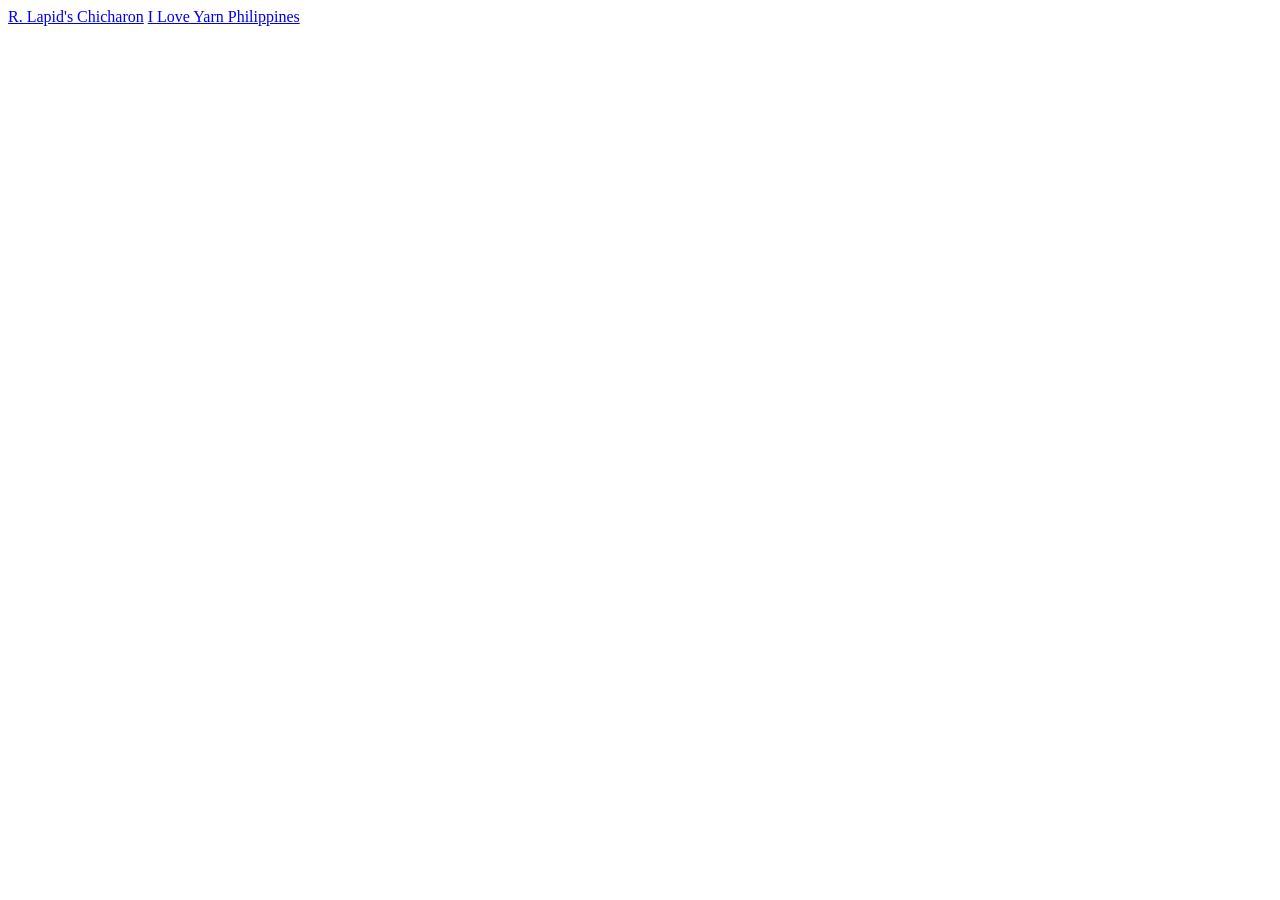
<file: index.html>
<!DOCTYPE html>
<html lang="en">
<head>
    <meta charset="UTF-8">
    <meta http-equiv="X-UA-Compatible" content="IE=edge">
    <meta name="viewport" content="width=device-width, initial-scale=1.0">
    <title>Document</title>
</head>
<body>
    <a href="R. Lapid's Chicharon/index.html">R. Lapid's Chicharon</a>
    <a href="I Love Yarn Philippines/index.html">I Love Yarn Philippines</a>
</body>
</html>
</file>
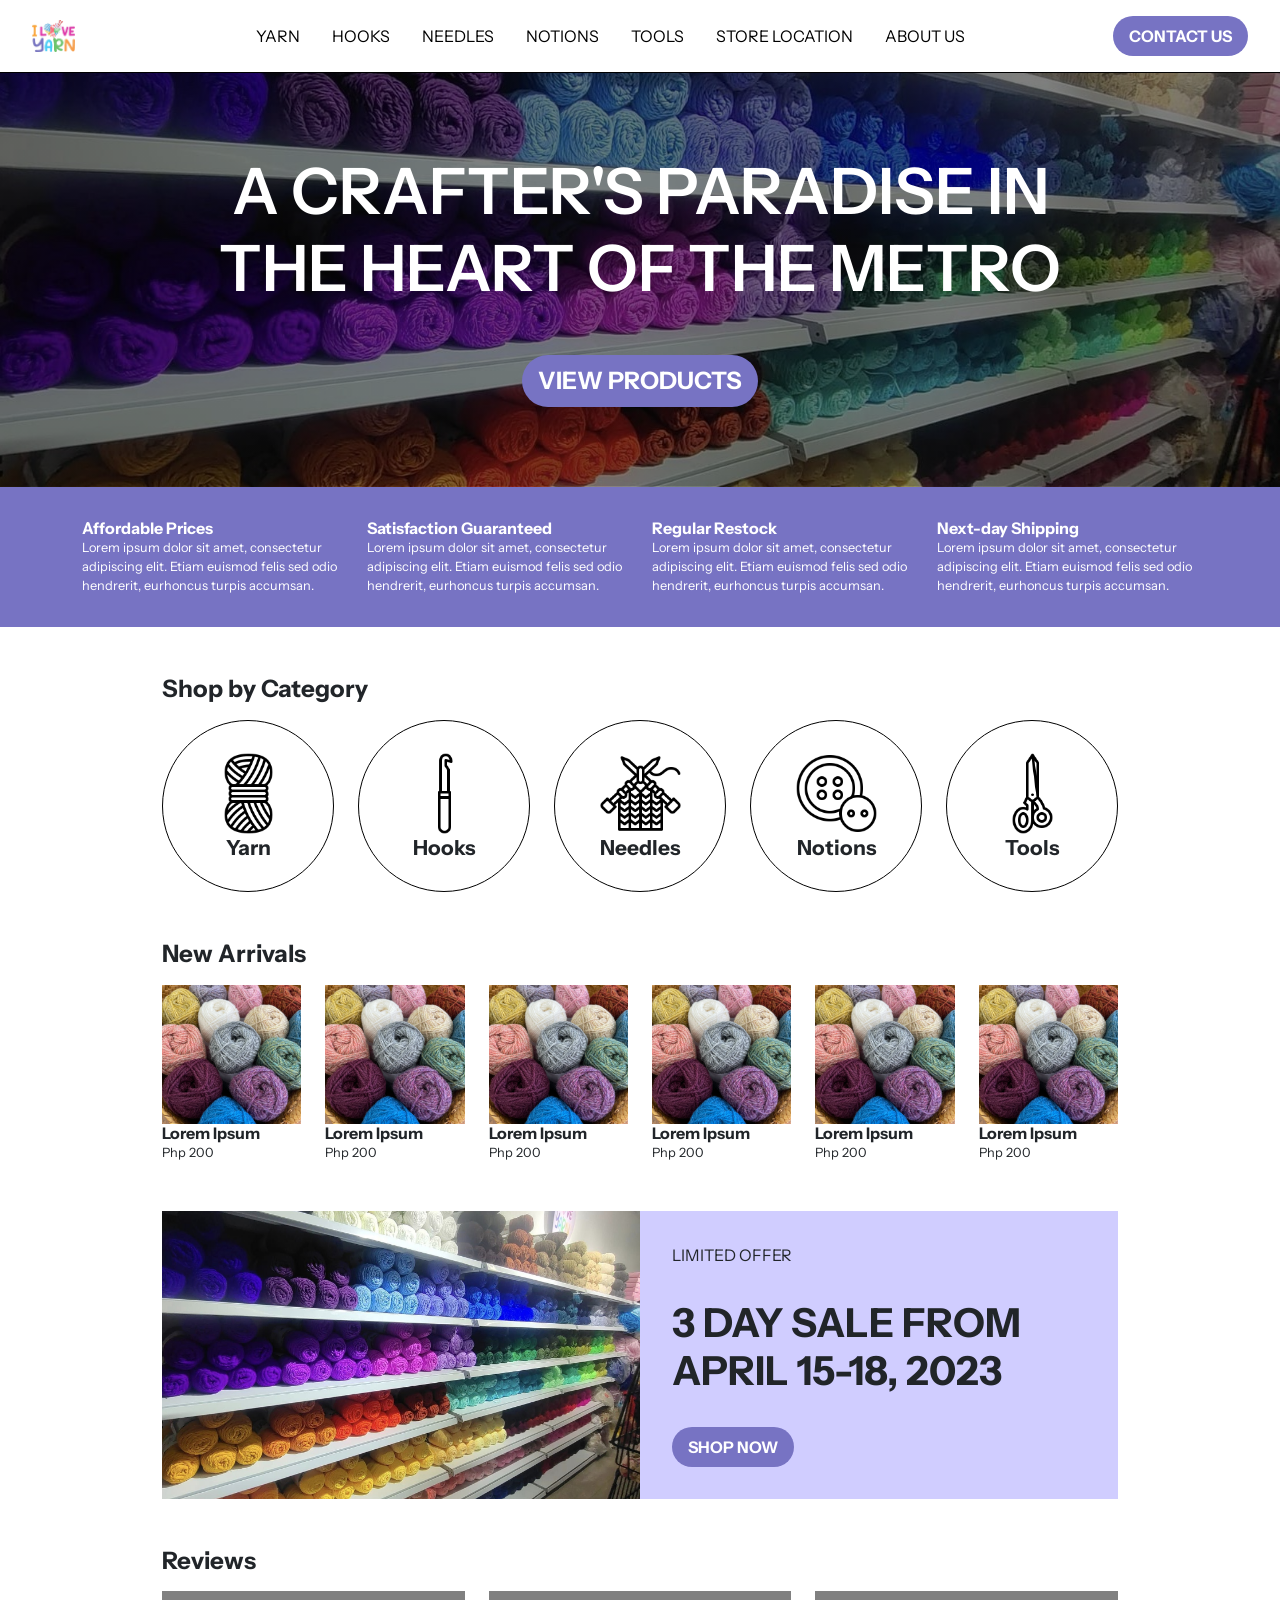
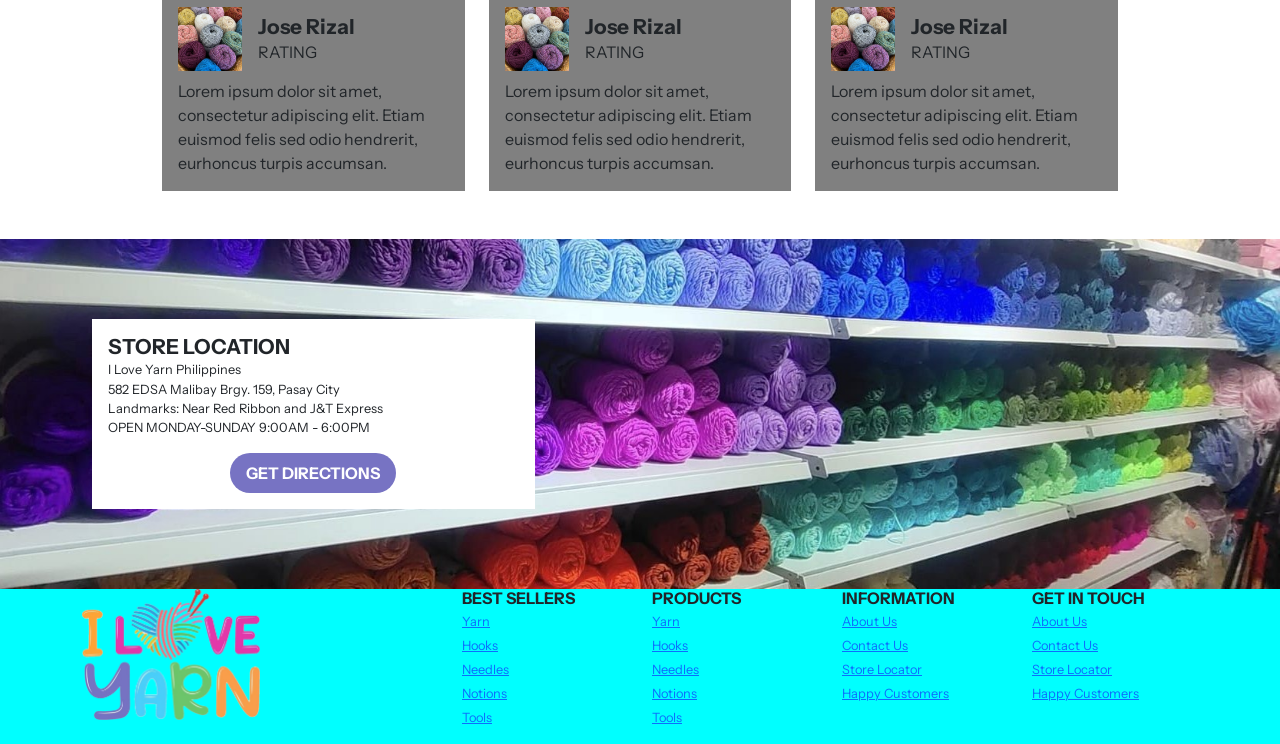
<file: I Love Yarn Philippines/index.html>
<!DOCTYPE html>
<html lang="en">

<head>
    <meta charset="UTF-8">
    <meta http-equiv="X-UA-Compatible" content="IE=edge">
    <meta name="viewport" content="width=device-width, initial-scale=1.0">
    <link href="https://cdn.jsdelivr.net/npm/bootstrap@5.0.2/dist/css/bootstrap.min.css" rel="stylesheet" integrity="sha384-EVSTQN3/azprG1Anm3QDgpJLIm9Nao0Yz1ztcQTwFspd3yD65VohhpuuCOmLASjC" crossorigin="anonymous">
    <link rel="stylesheet" href="style.css">
    <link rel="icon" type="image/x-icon" href="logo-iloveyarn.png">
    <title>I Love Yarn Philippines</title>
</head>

<body>
    <nav>
        <img src="logo-iloveyarn.png" alt="" class="logo">
        <ul>
            <li><a href="">YARN</a></li>
            <li><a href="">HOOKS</a></li>
            <li><a href="">NEEDLES</a></li>
            <li><a href="">NOTIONS</a></li>
            <li><a href="">TOOLS</a></li>
            <li><a href="">STORE LOCATION</a></li>
            <li><a href="">ABOUT US</a></li>
        </ul>
        <button>CONTACT US</button>
    </nav>

    <div class="hero">
        <h1>A CRAFTER'S PARADISE IN<br>THE HEART OF THE METRO</h1>
        <button>VIEW PRODUCTS</button>
    </div>

    <div class="benefits">
        <div class="container">
            <div class="row">
                <div class="col-sm">
                    <h1>Affordable Prices</h1>
                    <p>Lorem ipsum dolor sit amet, consectetur adipiscing elit. Etiam euismod felis sed odio hendrerit, eurhoncus turpis accumsan.</p>
                </div>
                <div class="col-sm">
                    <h1>Satisfaction Guaranteed</h1>
                    <p>Lorem ipsum dolor sit amet, consectetur adipiscing elit. Etiam euismod felis sed odio hendrerit, eurhoncus turpis accumsan.</p>
                </div>
                <div class="col-sm">
                    <h1>Regular Restock</h1>
                    <p>Lorem ipsum dolor sit amet, consectetur adipiscing elit. Etiam euismod felis sed odio hendrerit, eurhoncus turpis accumsan.</p>
                </div>
                <div class="col-sm">
                    <h1>Next-day Shipping</h1>
                    <p>Lorem ipsum dolor sit amet, consectetur adipiscing elit. Etiam euismod felis sed odio hendrerit, eurhoncus turpis accumsan.</p>
                </div>
            </div>
        </div>
    </div>
    
    <main>
        <div class="categories">
            <div class="container">
                <div class="row">
                    <h1>Shop by Category</h1>
                </div>
                <div class="row">
                    <div class="col">
                        <div>
                            <img src="icon-yarn.png" alt="">
                            <h2>Yarn</h2>
                        </div>
                    </div>
                    <div class="col">
                        <div>
                            <img src="icon-crochet.png" alt="">
                            <h2>Hooks</h2>
                        </div>
                    </div>
                    <div class="col">
                        <div>
                            <img src="icon-knitting.png" alt="">
                            <h2>Needles</h2>
                        </div>
                    </div>
                    <div class="col">
                        <div>
                            <img src="icon-button.png" alt="">
                            <h2>Notions</h2>
                        </div>
                    </div>
                    <div class="col">
                        <div>
                            <img src="icon-scissor.png" alt="">
                            <h2>Tools</h2>
                        </div>
                    </div>
                </div>
            </div>
        </div>
    
        <div class="new-arrivals">
            <div class="container">
                <div class="row">
                    <h1>New Arrivals</h1>
                </div>
                <div class="row">
                    <div class="col">
                        <div>
                            <img src="square.webp" alt="">
                            <h2>Lorem Ipsum</h2>
                            <p>Php 200</p>
                        </div>
                    </div>
                    <div class="col">
                        <div>
                            <img src="square.webp" alt="">
                            <h2>Lorem Ipsum</h2>
                            <p>Php 200</p>
                        </div>
                    </div>
                    <div class="col">
                        <div>
                            <img src="square.webp" alt="">
                            <h2>Lorem Ipsum</h2>
                            <p>Php 200</p>
                        </div>
                    </div>
                    <div class="col">
                        <div>
                            <img src="square.webp" alt="">
                            <h2>Lorem Ipsum</h2>
                            <p>Php 200</p>
                        </div>
                    </div>
                    <div class="col">
                        <div>
                            <img src="square.webp" alt="">
                            <h2>Lorem Ipsum</h2>
                            <p>Php 200</p>
                        </div>
                    </div>
                    <div class="col">
                        <div>
                            <img src="square.webp" alt="">
                            <h2>Lorem Ipsum</h2>
                            <p>Php 200</p>
                        </div>
                    </div>
                </div>
            </div>
        </div>
    
        <div class="sale">
            <div class="container">
                <div class="row">
                    <div class="col pe-0">
                        <div class="image"></div>
                    </div>
                    <div class="col ps-0">
                        <div class="text">
                            <p>LIMITED OFFER</p>
                            <h1>3 DAY SALE FROM APRIL 15-18, 2023</h1>
                            <button>SHOP NOW</button>
                        </div>
                    </div>
                </div>
            </div>
        </div>
    
        <div class="reviews">
            <div class="container">
                <div class="row">
                    <h1>Reviews</h1>
                </div>
                <div class="row">
                    <div class="col">
                        <div>
                            <div class="top">
                                <img src="square.webp" alt="">
                                <div class="name">
                                    <h2>Jose Rizal</h2>
                                    <p>RATING</p>
                                </div>
                            </div>
                            <div class="bottom">
                                <p>Lorem ipsum dolor sit amet, consectetur adipiscing elit. Etiam euismod felis sed odio hendrerit, eurhoncus turpis accumsan.</p>
                            </div>
                        </div>
                    </div>
                    <div class="col">
                        <div>
                            <div class="top">
                                <img src="square.webp" alt="">
                                <div class="name">
                                    <h2>Jose Rizal</h2>
                                    <p>RATING</p>
                                </div>
                            </div>
                            <div class="bottom">
                                <p>Lorem ipsum dolor sit amet, consectetur adipiscing elit. Etiam euismod felis sed odio hendrerit, eurhoncus turpis accumsan.</p>
                            </div>
                        </div>
                    </div>
                    <div class="col">
                        <div>
                            <div class="top">
                                <img src="square.webp" alt="">
                                <div class="name">
                                    <h2>Jose Rizal</h2>
                                    <p>RATING</p>
                                </div>
                            </div>
                            <div class="bottom">
                                <p>Lorem ipsum dolor sit amet, consectetur adipiscing elit. Etiam euismod felis sed odio hendrerit, eurhoncus turpis accumsan.</p>
                            </div>
                        </div>
                    </div>
                </div>
            </div>
        </div>

        <div class="location">
            <div class="container-fluid">
                <div class="row">
                    <div class="col-5">
                        <div>
                            <h1>STORE LOCATION</h1>
                            <p>I Love Yarn Philippines<br>582 EDSA Malibay Brgy. 159, Pasay City</p>
                            <p>Landmarks: Near Red Ribbon and J&T Express</p>
                            <p>OPEN MONDAY-SUNDAY 9:00AM - 6:00PM</p>
                            <div class="button"><button>GET DIRECTIONS</button></div>
                        </div>
                    </div>
                </div>
            </div>
        </div>
    </main>

    <footer>
        <div class="container">
            <div class="row">
                <div class="col-4">
                    <img src="logo-iloveyarn.png" alt="" class="logo">
                    <!-- <div class="row socials-row">
                        <div class="col">
                            <img src="logo-facebook.png" alt="" class="socials">
                        </div>
                        <div class="col">
                            <img src="logo-instagram.png" alt="" class="socials">
                        </div>
                        <div class="col">
                            <img src="logo-tiktok.png" alt="" class="socials">
                        </div>
                        <div class="col">
                            <img src="logo-twitter.png" alt="" class="socials">
                        </div>
                    </div> -->
                </div>
                <div class="col-2">
                    <h1>BEST SELLERS</h1>
                    <ul>
                        <li><a href="">Yarn</a></li>
                        <li><a href="">Hooks</a></li>
                        <li><a href="">Needles</a></li>
                        <li><a href="">Notions</a></li>
                        <li><a href="">Tools</a></li>
                    </ul>
                </div>
                <div class="col-2">
                    <h1>PRODUCTS</h1>
                    <ul>
                        <li><a href="">Yarn</a></li>
                        <li><a href="">Hooks</a></li>
                        <li><a href="">Needles</a></li>
                        <li><a href="">Notions</a></li>
                        <li><a href="">Tools</a></li>
                    </ul>
                </div>
                <div class="col-2">
                    <h1>INFORMATION</h1>
                    <ul>
                        <li><a href="">About Us</a></li>
                        <li><a href="">Contact Us</a></li>
                        <li><a href="">Store Locator</a></li>
                        <li><a href="">Happy Customers</a></li>
                    </ul>
                </div>
                <div class="col-2">
                    <h1>GET IN TOUCH</h1>
                    <ul>
                        <li><a href="">About Us</a></li>
                        <li><a href="">Contact Us</a></li>
                        <li><a href="">Store Locator</a></li>
                        <li><a href="">Happy Customers</a></li>
                    </ul>
                </div>
            </div>
        </div>
    </footer>

    <!-- <div class="stext">Copyright &copy; 2014-<script>document.write(new Date().getFullYear())</script> Your Name All Rights Reserved</div> -->

    <script src="https://cdn.jsdelivr.net/npm/bootstrap@5.0.2/dist/js/bootstrap.bundle.min.js" integrity="sha384-MrcW6ZMFYlzcLA8Nl+NtUVF0sA7MsXsP1UyJoMp4YLEuNSfAP+JcXn/tWtIaxVXM" crossorigin="anonymous"></script>
</body>

</html>
</file>
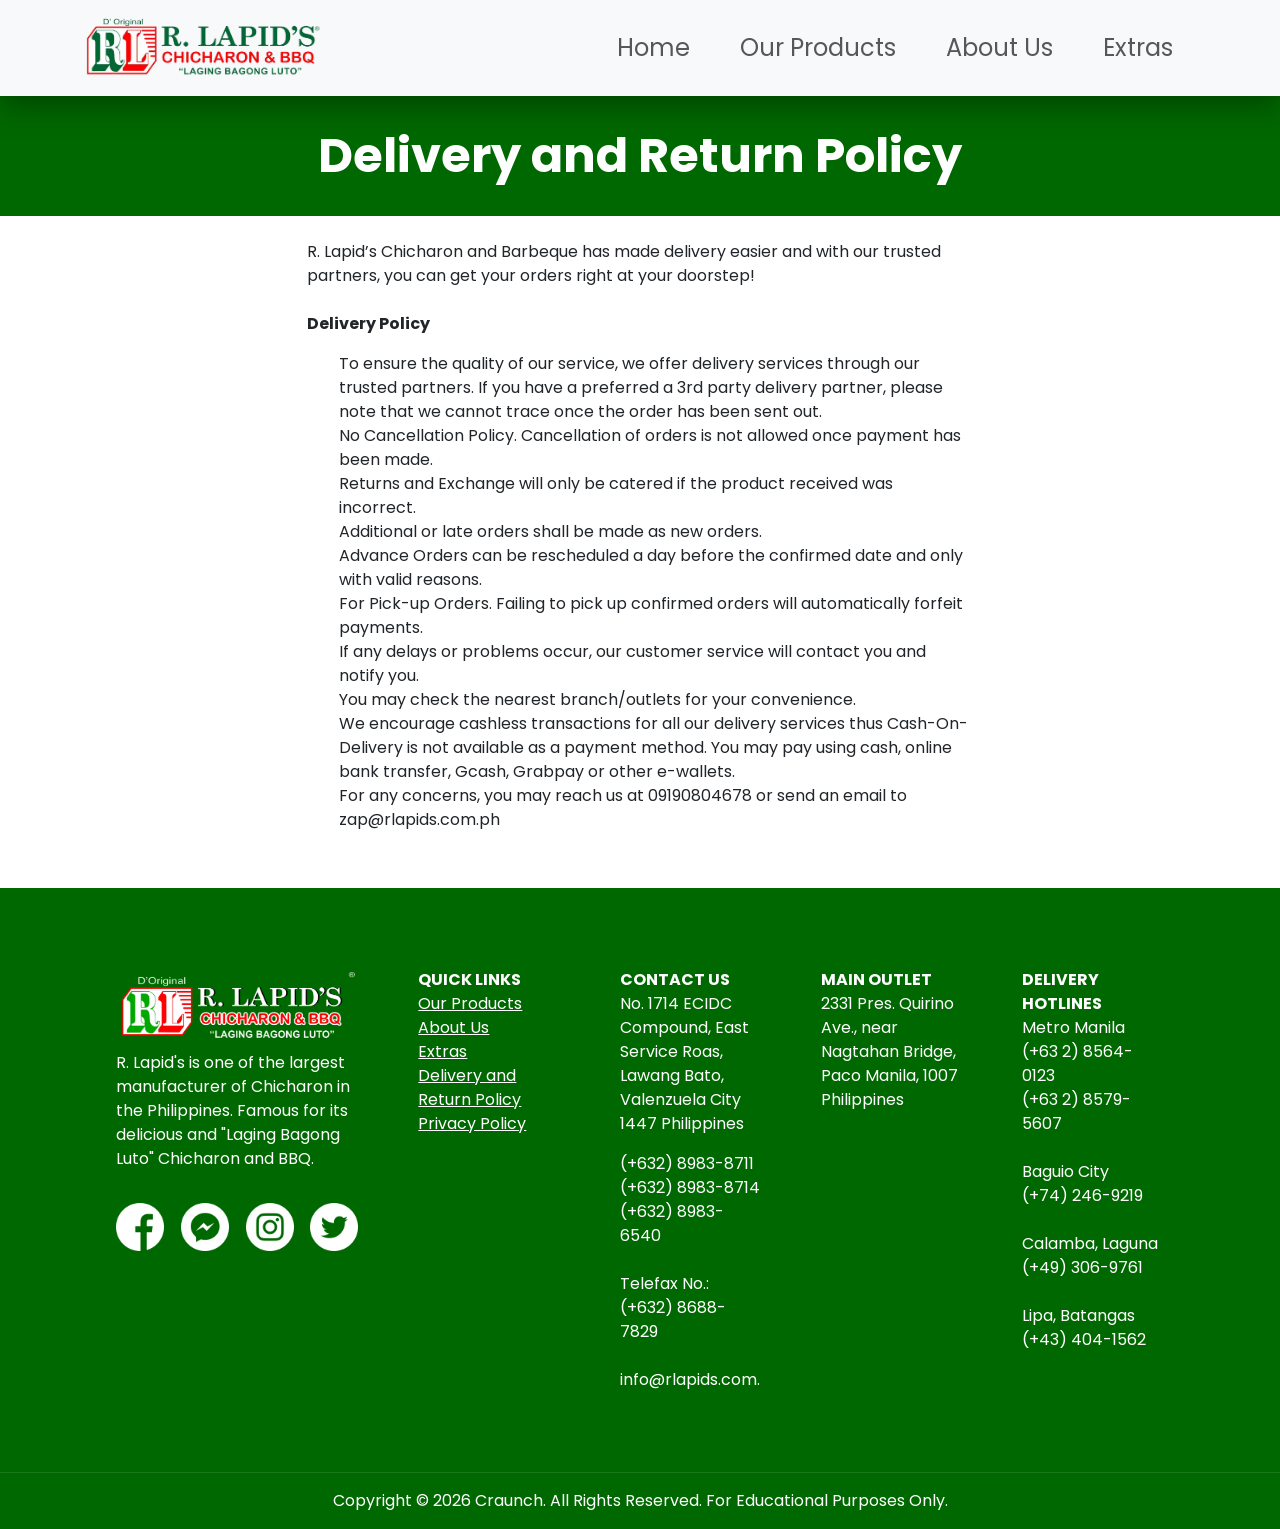
<file: R. Lapid's Chicharon/delivery-and-return-policy.html>
<!doctype html>
<html lang="en">
  <head>
    <meta charset="utf-8">
    <meta name="viewport" content="width=device-width, initial-scale=1">

    <link rel="preconnect" href="https://fonts.googleapis.com">
    <link rel="preconnect" href="https://fonts.gstatic.com" crossorigin>
    <link href="https://fonts.googleapis.com/css2?family=Poppins:wght@100;200;300;400;500;600;700;800;900&display=swap" rel="stylesheet">
    <link href="https://cdn.jsdelivr.net/npm/bootstrap@5.1.3/dist/css/bootstrap.min.css" rel="stylesheet" integrity="sha384-1BmE4kWBq78iYhFldvKuhfTAU6auU8tT94WrHftjDbrCEXSU1oBoqyl2QvZ6jIW3" crossorigin="anonymous">
    <link href="css/stylesheet.css" type="text/css" rel="stylesheet">
    <link rel="icon" href="assets/R. Lapid's Logo Small Favicon.png" type="image/png">
    <title>R. Lapid's Chicharon and Barbeque - Craunch</title>
  </head>
  <body>
    <!--Navigation Bar Start-->
    <nav class="navbar fixed-top navbar-expand-lg navbar-light bg-light">
        <div class="container">
            <a href="index.html"><img src="assets/R. Lapid's Logo Big.png" class="navbar-brand" alt="Logo"></a>
            <button class="navbar-toggler" type="button" data-bs-toggle="collapse" data-bs-target="#navbarNav" aria-controls="navbarNav" aria-expanded="false" aria-label="Toggle navigation">
            <span class="navbar-toggler-icon"></span>
            </button>
            <div class="collapse navbar-collapse" id="navbarNav">
            <ul class="navbar-nav ms-auto">
                <li class="nav-item">
                <a class="nav-link home-link" href="index.html">Home</a>
                </li>
                <li class="nav-item">
                <a class="nav-link our-products-link" href="our-products.html">Our Products</a>
                </li>
                <li class="nav-item">
                <a class="nav-link about-us-link" href="about-us.html">About Us</a>
                </li>
                <li class="nav-item">
                <a class="nav-link about-us-link" href="extras.html">Extras</a>
                </li>
            </ul>
            </div>
        </div>
    </nav>
	<!--Navigation Bar End-->

    <!--Section Header Start-->
	<div class="section-header" d-flex justify-content-center" id="home">
		<div class="container-flex">
            <div class="row mx-5 my-4">
                <div class="col-lg-12 text-center">
                    <span>Delivery and Return Policy</span>
                </div>
            </div>
		</div>
	</div>
	<!--Section Header End-->

    <!--Section Start-->
    <div class="section d-flex justify-content-center" id="home">
		<div class="container-flex">
            <div class="row mx-5 my-4 justify-content-center">
                <div class="col-lg-7">
                    <p>R. Lapid’s Chicharon and Barbeque has made delivery easier and with our trusted partners, you can get your orders right at your doorstep! <br><br>
                        <b>Delivery Policy</b>
                        <ol>
                            <li>To ensure the quality of our service, we offer delivery services through our trusted partners. If you have a preferred a 3rd party delivery partner, please note that we cannot trace once the order has been sent out.</li>
                            <li>No Cancellation Policy. Cancellation of orders is not allowed once payment has been made.</li>
                            <li>Returns and Exchange will only be catered if the product received was incorrect.</li>
                            <li>Additional or late orders shall be made as new orders.</li>
                            <li>Advance Orders can be rescheduled a day before the confirmed date and only with valid reasons.</li>
                            <li>For Pick-up Orders. Failing to pick up confirmed orders will automatically forfeit payments.</li>
                            <li>If any delays or problems occur, our customer service will contact you and notify you.</li>
                            <li>You may check the nearest branch/outlets for your convenience.</li>
                            <li>We encourage cashless transactions for all our delivery services thus Cash-On-Delivery is not available as a payment method. You may pay using cash, online bank transfer, Gcash, Grabpay or other e-wallets.</li>
                            <li>For any concerns, you may reach us at 09190804678 or send an email to zap@rlapids.com.ph</li>
                        </ol>
                    </p>
                </div>
            </div>
		</div>
	</div>
    <!--Section Start-->

    <!--Footer Section Start-->
    <footer class="footer">
        <div class="container-flex mx-5">
          <div class="row justify-content-center">
                <div class="col-lg-3 pt-3">
                  <div class="footer-heading"><img src="assets/R. Lapid's Logo Footer.png" class="img-fluid"></div>
                  <p>R. Lapid's is one of the largest manufacturer of Chicharon in the Philippines. Famous for its delicious and "Laging Bagong Luto" Chicharon and BBQ.</p>
                
                  <div class="footer-icon-group">
                    <a href="https://www.facebook.com/rlapids.chicharonandbbq/" target="_blank">
                        <img src="assets/facebook.png" alt="">
                    </a>
                    <a href="https://www.facebook.com/messages/t/134088883291063/" target="_blank">
                        <img src="assets/messenger.png" alt="">
                    </a>
                    <a href="https://www.instagram.com/rlapids.chicharonandbbq/" target="_blank">
                        <img src="assets/instagram.png" alt="">
                    </a>
                    <a href="https://twitter.com/RLChicharonBBQ" target="_blank">
                        <img src="assets/twitter.png" alt="">
                    </a>
                    </div>
                </div>
                
               <div class="col-lg-2 pt-3">
                    <b class="footer-heading">QUICK LINKS</b>
                    <p>
                        <a href="our-products.html">Our Products</a><br>
                        <a href="about-us.html">About Us</a><br>
                        <a href="extras.html">Extras</a><br>
                        <a href="delivery-and-return-policy.html">Delivery and Return Policy</a><br>
                        <a href="privacy-policy.html">Privacy Policy</a><br>
                    </p>
                </div>
                
                <div class="col-lg-2 pt-3">
                    <b class="footer-heading">CONTACT US</b>
                    <p>No. 1714 ECIDC Compound, East Service Roas, Lawang Bato, Valenzuela City 1447 Philippines</p>
                    <p>(+632) 8983-8711<br>
                        (+632) 8983-8714<br>
                        (+632) 8983-6540<br><br>
                        Telefax No.:<br>
                        (+632) 8688-7829<br><br>
                        info@rlapids.com.ph
                    </p>
                  </div>

                <div class="col-lg-2 pt-3">
                    <b class="footer-heading">MAIN OUTLET</b>
                    <p>2331 Pres. Quirino Ave., near Nagtahan Bridge, Paco Manila, 1007 Philippines</p>
                </div>

                <div class="col-lg-2 pt-3">
                    <b>DELIVERY HOTLINES</b>
                    <p>Metro Manila<br>
                        (+63 2) 8564-0123<br>
                        (+63 2) 8579-5607<br><br>
                        
                        Baguio City<br>
                        (+74) 246-9219<br><br>
                        
                        Calamba, Laguna<br>
                        (+49) 306-9761<br><br>
                        
                        Lipa, Batangas<br>
                        (+43) 404-1562
                    </p>
                </div>
              </div>
            </div>
        </div>
        
        <div class="col-md-12 text-center">
                <div class="border-top">
                <p class="m-3">
                    Copyright &copy; <script>document.write(new Date().getFullYear());</script> Craunch. All Rights Reserved. For Educational Purposes Only.
                </p>
                </div>
            </div>
        </div>
    </footer>
    <!--Footer Section End-->

    <script src="https://cdn.jsdelivr.net/npm/@popperjs/core@2.10.2/dist/umd/popper.min.js" integrity="sha384-7+zCNj/IqJ95wo16oMtfsKbZ9ccEh31eOz1HGyDuCQ6wgnyJNSYdrPa03rtR1zdB" crossorigin="anonymous"></script>
    <script src="https://cdn.jsdelivr.net/npm/bootstrap@5.1.3/dist/js/bootstrap.min.js" integrity="sha384-QJHtvGhmr9XOIpI6YVutG+2QOK9T+ZnN4kzFN1RtK3zEFEIsxhlmWl5/YESvpZ13" crossorigin="anonymous"></script>
    <script src="https://code.jquery.com/jquery-3.2.1.slim.min.js" integrity="sha384-KJ3o2DKtIkvYIK3UENzmM7KCkRr/rE9/Qpg6aAZGJwFDMVNA/GpGFF93hXpG5KkN" crossorigin="anonymous"></script>
    <script src="https://cdnjs.cloudflare.com/ajax/libs/popper.js/1.12.3/umd/popper.min.js" integrity="sha384-vFJXuSJphROIrBnz7yo7oB41mKfc8JzQZiCq4NCceLEaO4IHwicKwpJf9c9IpFgh" crossorigin="anonymous"></script>
    <script src="https://maxcdn.bootstrapcdn.com/bootstrap/4.0.0-beta.2/js/bootstrap.min.js" integrity="sha384-alpBpkh1PFOepccYVYDB4do5UnbKysX5WZXm3XxPqe5iKTfUKjNkCk9SaVuEZflJ" crossorigin="anonymous"></script>
  </body>
</html>
</file>
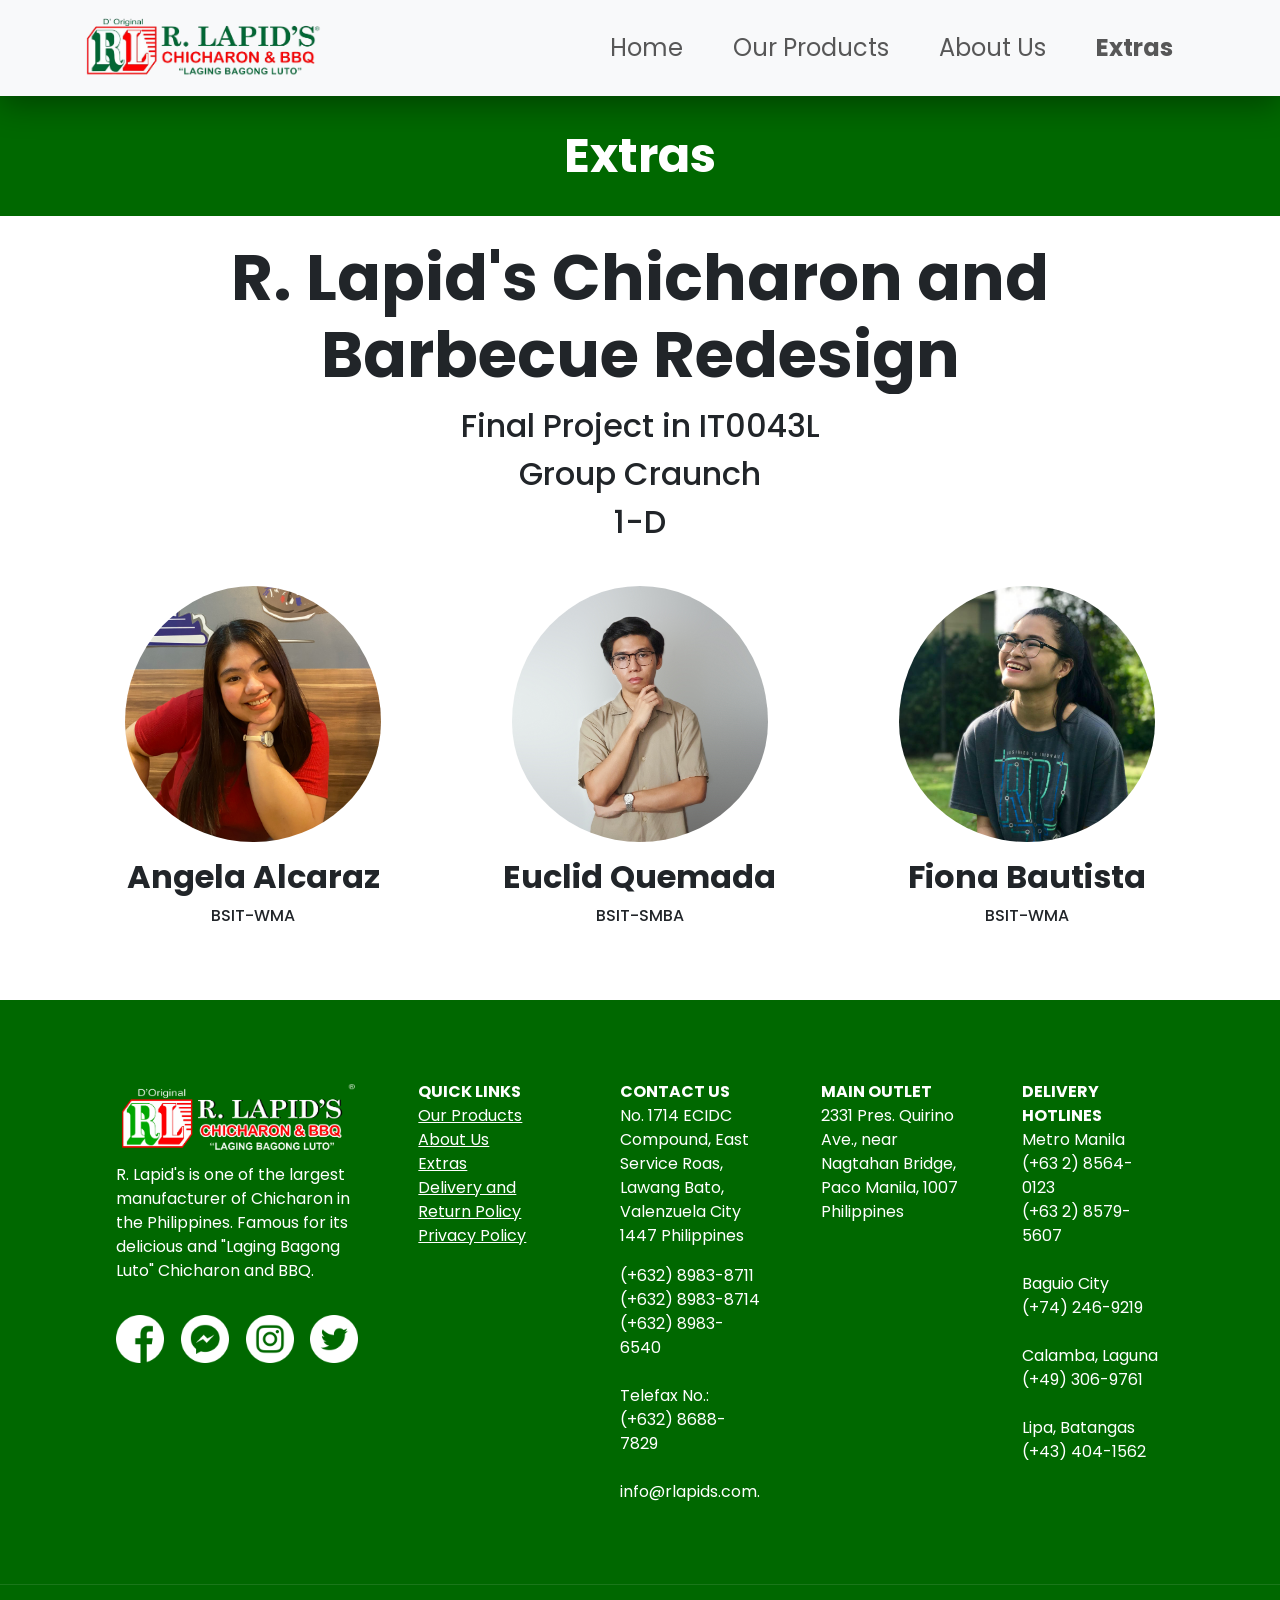
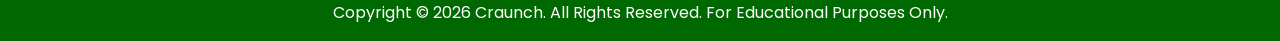
<file: R. Lapid's Chicharon/extras.html>
<!doctype html>
<html lang="en">
  <head>
    <meta charset="utf-8">
    <meta name="viewport" content="width=device-width, initial-scale=1">

    <link rel="preconnect" href="https://fonts.googleapis.com">
    <link rel="preconnect" href="https://fonts.gstatic.com" crossorigin>
    <link href="https://fonts.googleapis.com/css2?family=Poppins:wght@100;200;300;400;500;600;700;800;900&display=swap" rel="stylesheet">
    <link href="https://cdn.jsdelivr.net/npm/bootstrap@5.1.3/dist/css/bootstrap.min.css" rel="stylesheet" integrity="sha384-1BmE4kWBq78iYhFldvKuhfTAU6auU8tT94WrHftjDbrCEXSU1oBoqyl2QvZ6jIW3" crossorigin="anonymous">
    <link href="css/stylesheet.css" type="text/css" rel="stylesheet">
    <link rel="icon" href="assets/R. Lapid's Loago Small Favicon.png" type="image/png">
    <title>R. Lapid's Chicharon and Barbeque - Craunch</title>
  </head>
  <body>
    <!--Navigation Bar Start-->
    <nav class="navbar fixed-top navbar-expand-lg navbar-light bg-light">
        <div class="container">
            <a href="#"><img src="assets/R. Lapid's Logo Big.png" class="navbar-brand" alt="Logo"></a>
            <button class="navbar-toggler" type="button" data-bs-toggle="collapse" data-bs-target="#navbarNav" aria-controls="navbarNav" aria-expanded="false" aria-label="Toggle navigation">
            <span class="navbar-toggler-icon"></span>
            </button>
            <div class="collapse navbar-collapse" id="navbarNav">
            <ul class="navbar-nav ms-auto">
                <li class="nav-item">
                <a class="nav-link home-link" href="index.html">Home</a>
                </li>
                <li class="nav-item">
                <a class="nav-link our-products-link" href="our-products.html">Our Products</a>
                </li>
                <li class="nav-item">
                <a class="nav-link about-us-link" href="about-us.html">About Us</a>
                </li>
                <li class="nav-item">
                <a class="nav-link about-us-link" aria-current="page" href="extras.html" style="font-weight: 700;">Extras</a>
                </li>
            </ul>
            </div>
        </div>
    </nav>
	<!--Navigation Bar End-->

    <!--Section Header Start-->
	<div class="section-header" d-flex justify-content-center" id="home">
		<div class="container-flex">
            <div class="row mx-5 my-4">
                <div class="col-lg-12 text-center">
                    <span>Extras</span>
                </div>
            </div>
		</div>
	</div>
	<!--Section Header End-->

    <!--Section Start-->
    <div class="extras-section d-flex justify-content-center" id="home">
		<div class="container-flex">
            <div class="row mx-5 my-4 justify-content-center">
                <div class="col-lg-9 text-center">
                    <h1>R. Lapid's Chicharon and Barbecue Redesign</h1>
                    <p>Final Project in IT0043L<br>Group Craunch<br>1-D</p>
                </div>
            <div class="row mt-4">
                <div class="col-lg-4">
                    <img src="assets/Angela.jpg" alt="Angela Alcaraz" class="img-fluid">
                    <h2><b>Angela Alcaraz</b></h2>
                    <p class="description">BSIT-WMA</p>
                </div>
                <div class="col-lg-4">
                    <img src="assets/Euclid.jpg" alt="Euclid Quemada" class="img-fluid">
                    <h2><b>Euclid Quemada</b></h2>
                    <p class="description">BSIT-SMBA</p>
                </div>
                <div class="col-lg-4">
                    <img src="assets/Fiona.jpg" alt="Fiona Bautista" class="img-fluid">
                    <h2><b>Fiona Bautista</b></h2>
                    <p class="description">BSIT-WMA</p>
                </div>
            </div>
            </div>
		</div>
	</div>
    <!--Section Start-->

    <!--Footer Section Start-->
    <footer class="footer">
        <div class="container-flex mx-5">
          <div class="row justify-content-center">
                <div class="col-lg-3 pt-3">
                  <div class="footer-heading"><img src="assets/R. Lapid's Logo Footer.png" class="img-fluid"></div>
                  <p>R. Lapid's is one of the largest manufacturer of Chicharon in the Philippines. Famous for its delicious and "Laging Bagong Luto" Chicharon and BBQ.</p>
                
                  <div class="footer-icon-group">
                    <a href="https://www.facebook.com/rlapids.chicharonandbbq/" target="_blank">
                        <img src="assets/facebook.png" alt="">
                    </a>
                    <a href="https://www.facebook.com/messages/t/134088883291063/" target="_blank">
                        <img src="assets/messenger.png" alt="">
                    </a>
                    <a href="https://www.instagram.com/rlapids.chicharonandbbq/" target="_blank">
                        <img src="assets/instagram.png" alt="">
                    </a>
                    <a href="https://twitter.com/RLChicharonBBQ" target="_blank">
                        <img src="assets/twitter.png" alt="">
                    </a>
                    </div>
                </div>
                
               <div class="col-lg-2 pt-3">
                    <b class="footer-heading">QUICK LINKS</b>
                    <p>
                        <a href="our-products.html">Our Products</a><br>
                        <a href="about-us.html">About Us</a><br>
                        <a href="extras.html">Extras</a><br>
                        <a href="delivery-and-return-policy.html">Delivery and Return Policy</a><br>
                        <a href="privacy-policy.html">Privacy Policy</a><br>
                    </p>
                </div>
                
                <div class="col-lg-2 pt-3">
                    <b class="footer-heading">CONTACT US</b>
                    <p>No. 1714 ECIDC Compound, East Service Roas, Lawang Bato, Valenzuela City 1447 Philippines</p>
                    <p>(+632) 8983-8711<br>
                        (+632) 8983-8714<br>
                        (+632) 8983-6540<br><br>
                        Telefax No.:<br>
                        (+632) 8688-7829<br><br>
                        info@rlapids.com.ph
                    </p>
                  </div>

                <div class="col-lg-2 pt-3">
                    <b class="footer-heading">MAIN OUTLET</b>
                    <p>2331 Pres. Quirino Ave., near Nagtahan Bridge, Paco Manila, 1007 Philippines</p>
                </div>

                <div class="col-lg-2 pt-3">
                    <b>DELIVERY HOTLINES</b>
                    <p>Metro Manila<br>
                        (+63 2) 8564-0123<br>
                        (+63 2) 8579-5607<br><br>
                        
                        Baguio City<br>
                        (+74) 246-9219<br><br>
                        
                        Calamba, Laguna<br>
                        (+49) 306-9761<br><br>
                        
                        Lipa, Batangas<br>
                        (+43) 404-1562
                    </p>
                </div>
              </div>
            </div>
        </div>
        
        <div class="col-md-12 text-center">
                <div class="border-top">
                <p class="m-3">
                    Copyright &copy; <script>document.write(new Date().getFullYear());</script> Craunch. All Rights Reserved. For Educational Purposes Only.
                </p>
                </div>
            </div>
        </div>
    </footer>
    <!--Footer Section End-->

    <script src="https://cdn.jsdelivr.net/npm/@popperjs/core@2.10.2/dist/umd/popper.min.js" integrity="sha384-7+zCNj/IqJ95wo16oMtfsKbZ9ccEh31eOz1HGyDuCQ6wgnyJNSYdrPa03rtR1zdB" crossorigin="anonymous"></script>
    <script src="https://cdn.jsdelivr.net/npm/bootstrap@5.1.3/dist/js/bootstrap.min.js" integrity="sha384-QJHtvGhmr9XOIpI6YVutG+2QOK9T+ZnN4kzFN1RtK3zEFEIsxhlmWl5/YESvpZ13" crossorigin="anonymous"></script>
    <script src="https://code.jquery.com/jquery-3.2.1.slim.min.js" integrity="sha384-KJ3o2DKtIkvYIK3UENzmM7KCkRr/rE9/Qpg6aAZGJwFDMVNA/GpGFF93hXpG5KkN" crossorigin="anonymous"></script>
    <script src="https://cdnjs.cloudflare.com/ajax/libs/popper.js/1.12.3/umd/popper.min.js" integrity="sha384-vFJXuSJphROIrBnz7yo7oB41mKfc8JzQZiCq4NCceLEaO4IHwicKwpJf9c9IpFgh" crossorigin="anonymous"></script>
    <script src="https://maxcdn.bootstrapcdn.com/bootstrap/4.0.0-beta.2/js/bootstrap.min.js" integrity="sha384-alpBpkh1PFOepccYVYDB4do5UnbKysX5WZXm3XxPqe5iKTfUKjNkCk9SaVuEZflJ" crossorigin="anonymous"></script>
  </body>
</html>
</file>
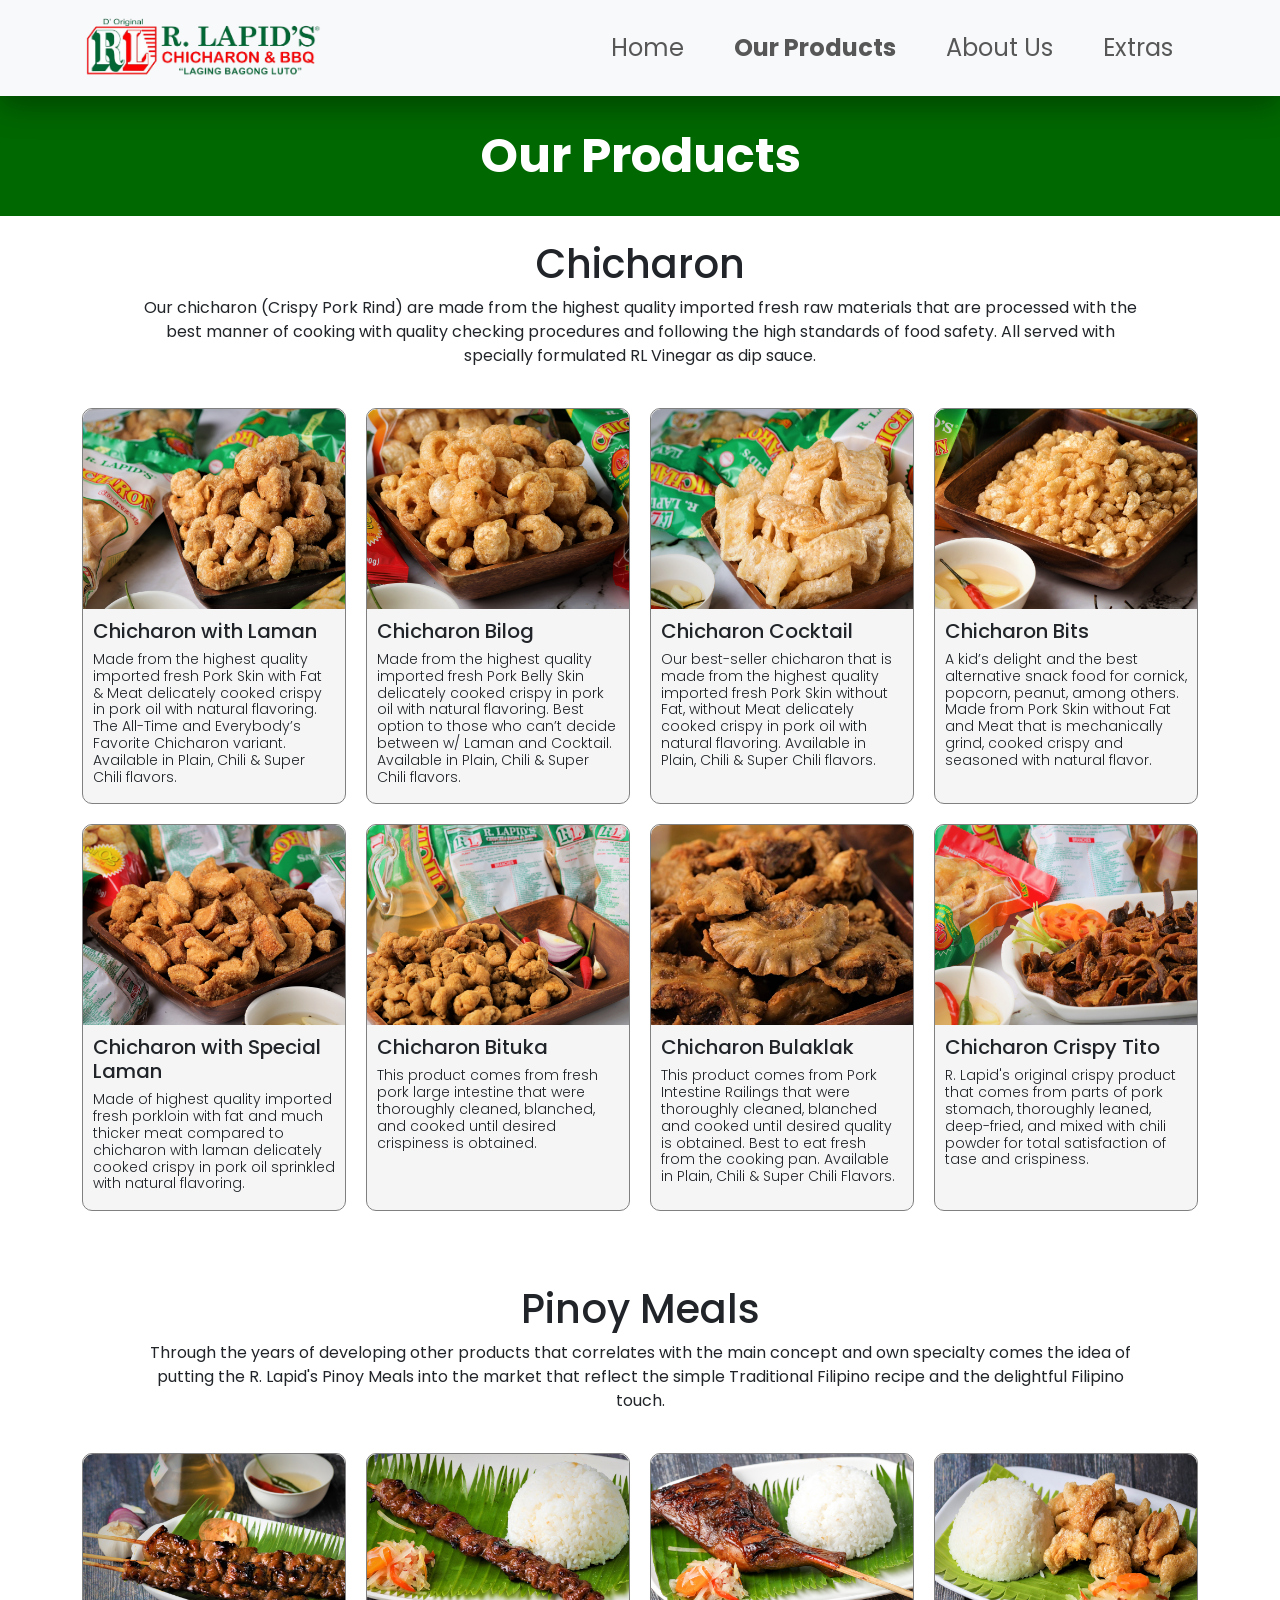
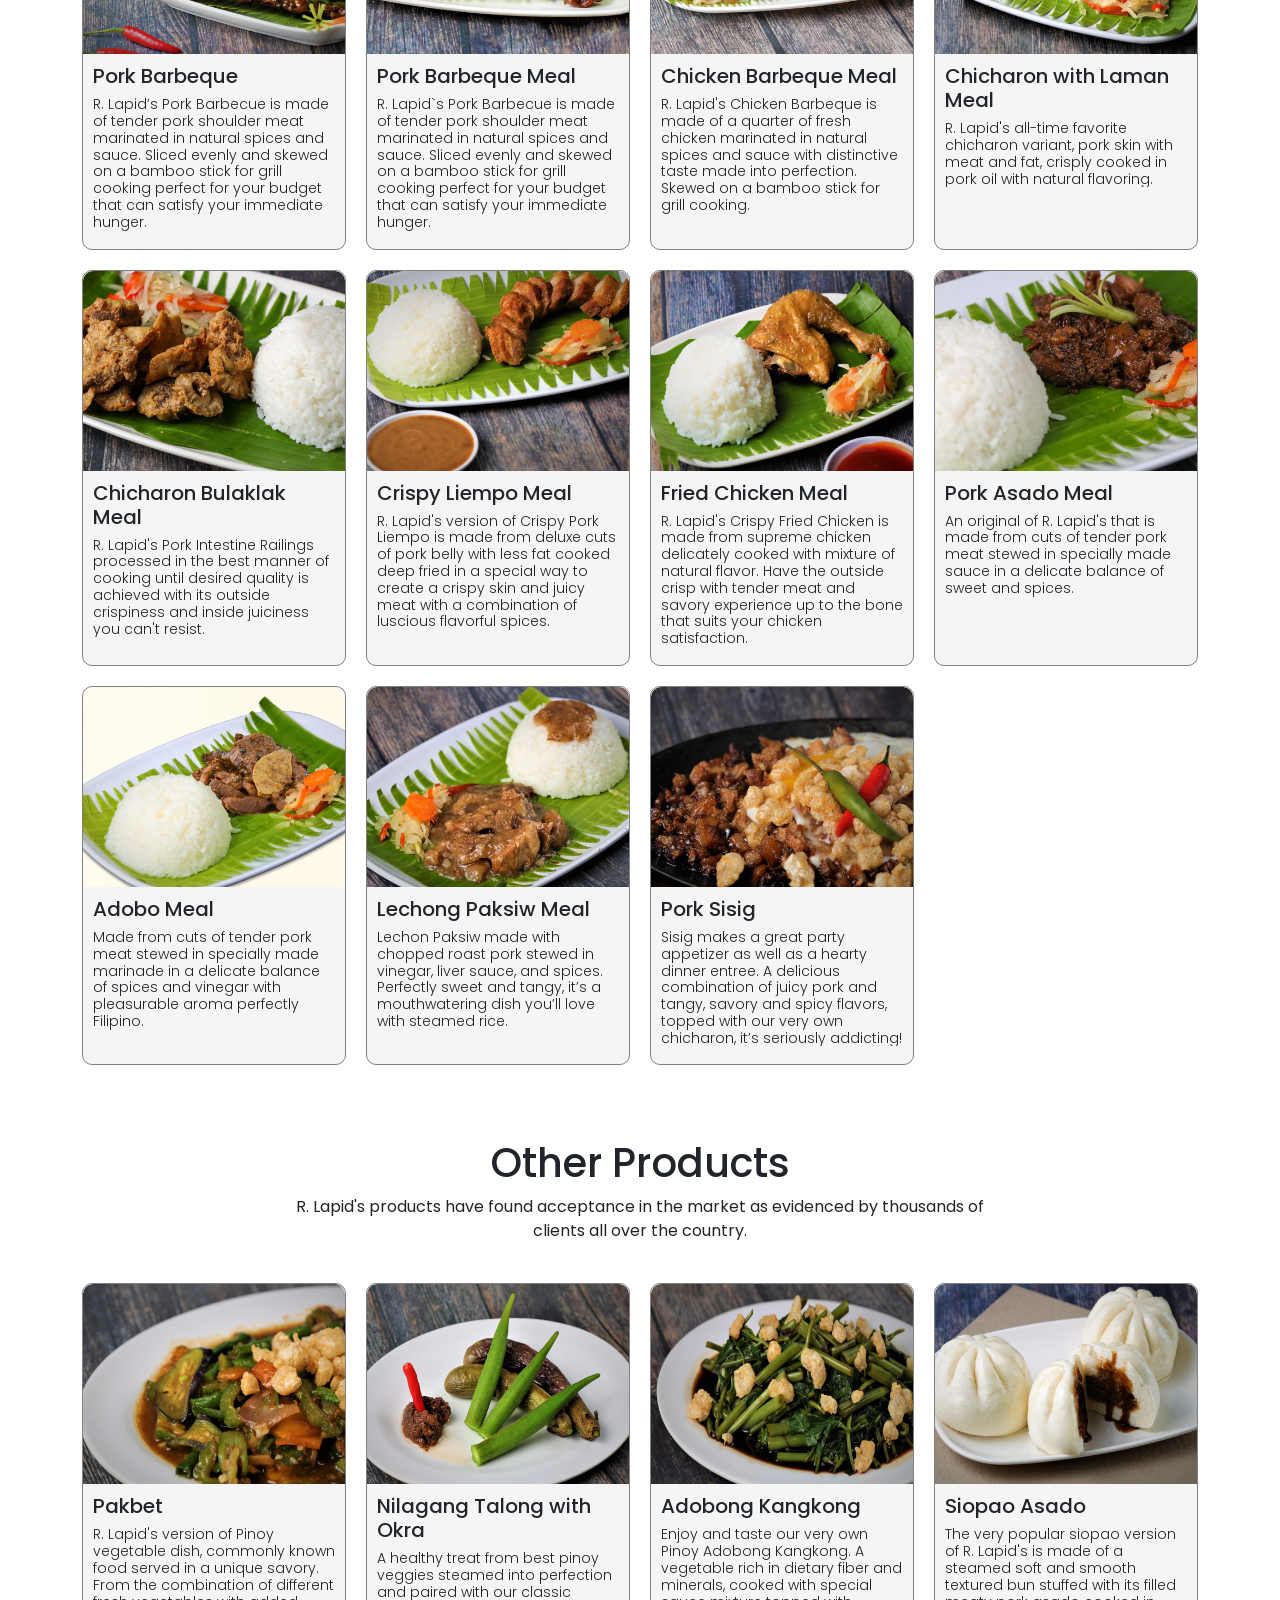
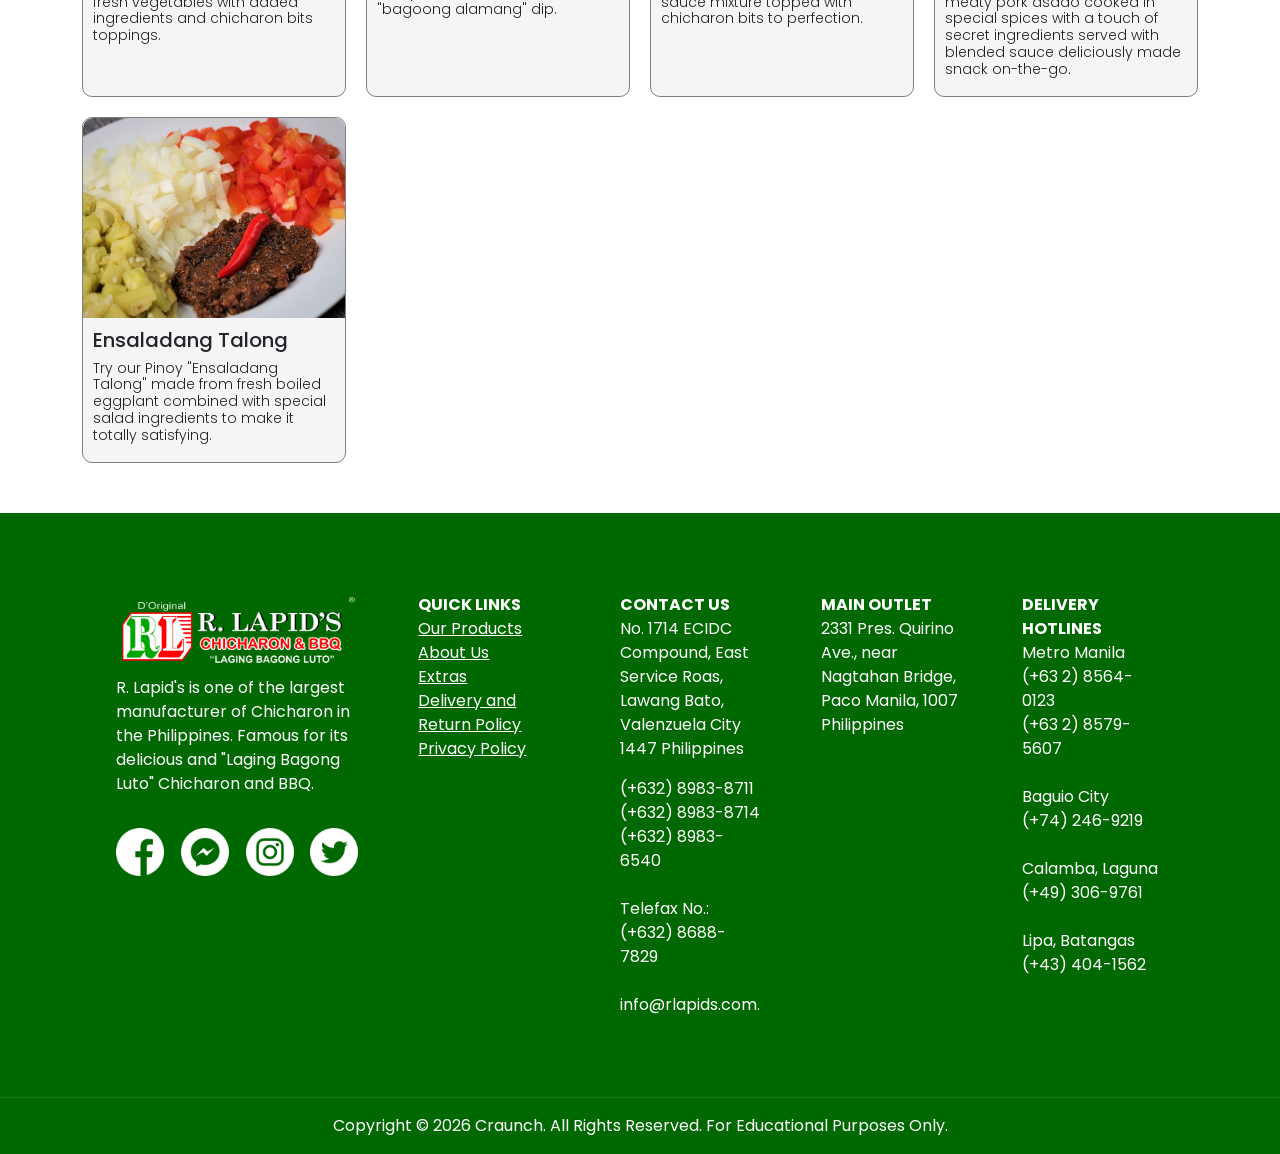
<file: R. Lapid's Chicharon/our-products.html>
<!doctype html>
<html lang="en">
<head>
  <meta charset="utf-8">
  <meta name="viewport" content="width=device-width, initial-scale=1">
  <link rel="preconnect" href="https://fonts.googleapis.com">
  <link rel="preconnect" href="https://fonts.gstatic.com" crossorigin>
  <link href="https://fonts.googleapis.com/css2?family=Poppins:wght@100;200;300;400;500;600;700;800;900&display=swap" rel="stylesheet">
  <link href="https://cdn.jsdelivr.net/npm/bootstrap@5.1.3/dist/css/bootstrap.min.css" rel="stylesheet" integrity="sha384-1BmE4kWBq78iYhFldvKuhfTAU6auU8tT94WrHftjDbrCEXSU1oBoqyl2QvZ6jIW3" crossorigin="anonymous">
  <link href="css/stylesheet.css" type="text/css" rel="stylesheet">
  <link rel="icon" href="assets/R. Lapid's Logo Small Favicon.png" type="image/png">
  <title>Our Products - R. Lapid's Chicharon and Barbecue - Craunch</title>
</head>

<body>
  <!--Navigation Bar Start-->
  <nav class="navbar fixed-top navbar-expand-lg navbar-light bg-light">
    <div class="container">
      <a href="#"><img src="assets/R. Lapid's Logo Big.png" class="navbar-brand" alt="Logo"></a>
      <button class="navbar-toggler" type="button" data-bs-toggle="collapse" data-bs-target="#navbarNav" aria-controls="navbarNav" aria-expanded="false" aria-label="Toggle navigation">
      <span class="navbar-toggler-icon"></span>
      </button>
      <div class="collapse navbar-collapse" id="navbarNav">
        <ul class="navbar-nav ms-auto">
            <li class="nav-item">
            <a class="nav-link home-link"  href="index.html">Home</a>
            </li>
            <li class="nav-item">
            <a class="nav-link our-products-link" aria-current="page" href="our-products.html" style="font-weight: 700;">Our Products</a>
            </li>
            <li class="nav-item">
            <a class="nav-link about-us-link" href="about-us.html">About Us</a>
            <li class="nav-item">
            <a class="nav-link about-us-link" href="extras.html">Extras</a>
            </li>
        </ul>
      </div>
    </div>
  </nav>
  <!--Navigation Bar End-->

  <!--Section Header Start-->
  <div class="section-header d-flex justify-content-center">
    <div class="container-flex">
      <div class="row mx-5 my-4">
        <div class="col-lg-12 text-center">
            <span>Our Products</span>
        </div>
      </div>
    </div>
  </div>
  <!--Section Header End-->

  <!--Product Description-->
  <section class="products">
    <section class="d-flex justify-content-center">
      <div class="container-flex">
          <div class="row my-4 justify-content-center">
              <div class="col-lg-10">
                <h1>Chicharon</h1>
                <p>Our chicharon (Crispy Pork Rind) are made from the highest quality imported fresh raw materials that are processed with the best manner of cooking with quality checking procedures and following the high standards of food safety. All served with specially formulated RL Vinegar as dip sauce.</p>
              </div>
          </div>
      </div>
    </section>
  <!--Product Description-->

  <!--Products Chicharon-->
  <div class="container">
    <div class="card">
      <div class="pics">
        <img src="assets/Chicharon with Laman.png" alt="R. Lapid_s Chicharon W Laman">
      </div>
      <div class="info">
        <div class="prodname">
          <h4>Chicharon with Laman</h4>
        </div>
        <div class="desc">
          <h5>Made from the highest quality imported fresh Pork Skin with Fat & Meat delicately cooked crispy in pork oil with natural flavoring. The All-Time and Everybody’s Favorite Chicharon variant. Available in Plain, Chili & Super Chili flavors.</h5>
        </div>
      </div>
    </div>

    <div class="card">
      <div class="pics">
        <img src="assets/Chicharon Bilog.png" alt="R. Lapid_s Chicharon Bilog">
      </div>
      <div class="info">
        <div class="prodname">
          <h4>Chicharon Bilog</h4>
        </div>
        <div class="desc">
          <h5>Made from the highest quality imported fresh Pork Belly Skin delicately cooked crispy in pork oil with natural flavoring. Best option to those who can’t decide between w/ Laman and Cocktail. Available in Plain, Chili & Super Chili flavors.</h5>
        </div>
      </div>
    </div>

    <div class="card">
      <div class="pics">
        <img src="assets/Chicharon Cocktail.png" alt="R. Lapid_s Chicharon Cocktail">
      </div>
      <div class="info">
        <div class="prodname">
          <h4>Chicharon Cocktail</h4>
        </div>
        <div class="desc">
          <h5>Our best-seller chicharon that is made from the highest quality imported fresh Pork Skin without Fat, without Meat delicately cooked crispy in pork oil with natural flavoring. Available in Plain, Chili & Super Chili flavors.</h5>
        </div>
      </div>
    </div>

    <div class="card">
      <div class="pics">
        <img src="assets/Chicharon Bits.png" alt="R. Lapid_s Chicharon Bits">
      </div>
      <div class="info">
        <div class="prodname">
          <h4>Chicharon Bits</h4>
        </div>
        <div class="desc">
          <h5>A kid’s delight and the best alternative snack food for cornick, popcorn, peanut, among others. Made from Pork Skin without Fat and Meat that is mechanically grind, cooked crispy and seasoned with natural flavor.</h5>
        </div>
      </div>
    </div>

    <div class="card">
      <div class="pics">
        <img src="assets/Chicharon with Special Laman.png" alt="R. Lapid_s Chicharon W Special Laman">
      </div>
      <div class="info">
        <div class="prodname">
          <h4>Chicharon with Special Laman</h4>
        </div>
        <div class="desc">
          <h5>Made of highest quality imported fresh porkloin with fat and much thicker meat compared to chicharon with laman delicately cooked crispy in pork oil sprinkled with natural flavoring.</h5>
        </div>
      </div>
    </div>

    <div class="card">
      <div class="pics">
        <img src="assets/Chicharon Bituka.png" alt="R. Lapid_s Chicharon Bituka">
      </div>
      <div class="info">
        <div class="prodname">
          <h4>Chicharon Bituka</h4>
        </div>
        <div class="desc">
          <h5>This product comes from fresh pork large intestine that were thoroughly cleaned, blanched, and cooked until desired crispiness is obtained.</h5>
        </div>
      </div>
    </div>

    <div class="card">
      <div class="pics">
        <img src="assets/Chicharon Bulaklak.jpg" alt="R. Lapid_s Chicharon Bulaklak">
      </div>
      <div class="info">
        <div class="prodname">
          <h4>Chicharon Bulaklak</h4>
        </div>
        <div class="desc">
          <h5>This product comes from Pork Intestine Railings that were thoroughly cleaned, blanched and cooked until desired quality is obtained. Best to eat fresh from the cooking pan. Available in Plain, Chili & Super Chili Flavors.</h5>
        </div>
      </div>
    </div>

    <div class="card">
      <div class="pics">
        <img src="assets/Chicharon Crispy Tito.png" alt="R. Lapid_s Chicharon Crispy Tito">
      </div>
      <div class="info">
        <div class="prodname">
          <h4>Chicharon Crispy Tito</h4>
        </div>
        <div class="desc">
          <h5>R. Lapid's original crispy product that comes from parts of pork stomach, thoroughly leaned, deep-fried, and mixed with chili powder for total satisfaction of tase and crispiness.</h5>
        </div>
      </div>
    </div>
  </div>
  <!--Products Chicharon-->

  <!--Product Description-->
  <section class="d-flex justify-content-center" id="Chicharon">
    <div class="container-flex">
        <div class="row my-4 justify-content-center">
            <div class="col-lg-10">
              <h1>Pinoy Meals</h1>
              <p>Through the years of developing other products that correlates with the main concept and own specialty comes the idea of putting the R. Lapid's Pinoy Meals into the market that reflect the simple Traditional Filipino recipe and the delightful Filipino touch.</p>
            </div>
        </div>
    </div>
  </section>
  <!--Product Description-->

  <!--Products Pinoy Meals-->
  <div class="container">
    <div class="card">
      <div class="pics">
        <img src="assets/Pork Barbecue.png" alt="Pork Barbeque">
      </div>
      <div class="info">
        <div class="prodname">
          <h4>Pork Barbeque</h4>
        </div>
        <div class="desc">
          <h5>R. Lapid’s Pork Barbecue is made of tender pork shoulder meat marinated in natural spices and sauce. Sliced evenly and skewed on a bamboo stick for grill cooking perfect for your budget that can satisfy your immediate hunger.</h5>
        </div>
      </div>
    </div>

    <div class="card">
      <div class="pics">
        <img src="assets/Pork Barbecue Meal.png" alt="Pork Barbeque Meal">
      </div>
      <div class="info">
        <div class="prodname">
          <h4>Pork Barbeque Meal</h4>
        </div>
        <div class="desc">
          <h5>R. Lapid`s Pork Barbecue is made of tender pork shoulder meat marinated in natural spices and sauce. Sliced evenly and skewed on a bamboo stick for grill cooking perfect for your budget that can satisfy your immediate hunger.</h5>
        </div>
      </div>
    </div>

    <div class="card">
      <div class="pics">
        <img src="assets/Chicken Barbecue Meal.png" alt="Chicken Barbeque Meal">
      </div>
      <div class="info">
        <div class="prodname">
          <h4>Chicken Barbeque Meal</h4>
        </div>
        <div class="desc">
          <h5>R. Lapid's Chicken Barbeque is made of a quarter of fresh chicken marinated in natural spices and sauce with distinctive taste made into perfection. Skewed on a bamboo stick for grill cooking.</h5>
        </div>
      </div>
    </div>

    <div class="card">
      <div class="pics">
        <img src="assets/Chicharon with Laman Meal.png" alt="Chicharon with Laman Meal">
      </div>
      <div class="info">
        <div class="prodname">
          <h4>Chicharon with Laman Meal</h4>
        </div>
        <div class="desc">
          <h5>R. Lapid's all-time favorite chicharon variant, pork skin with meat and fat, crisply cooked in pork oil with natural flavoring.</h5>
        </div>
      </div>
    </div>

    <div class="card">
      <div class="pics">
        <img src="assets/Chicharon Bulaklak Meal.jpg" alt="Chicharon Bulaklak Meal">
      </div>
      <div class="info">
        <div class="prodname">
          <h4>Chicharon Bulaklak Meal</h4>
        </div>
        <div class="desc">
          <h5>R. Lapid's Pork Intestine Railings processed in the best manner of cooking until desired quality is achieved with its outside crispiness and inside juiciness you can't resist.</h5>
        </div>
      </div>
    </div>

    <div class="card">
      <div class="pics">
        <img src="assets/Crispy Liempo Meal.png" alt="Crispy Liempo Meal">
      </div>
      <div class="info">
        <div class="prodname">
          <h4>Crispy Liempo Meal</h4>
        </div>
        <div class="desc">
          <h5>R. Lapid's version of Crispy Pork Liempo is made from deluxe cuts of pork belly with less fat cooked deep fried in a special way to create a crispy skin and juicy meat with a combination of luscious flavorful spices.</h5>
        </div>
      </div>
    </div>

    <div class="card">
      <div class="pics">
        <img src="assets/Fried Chicken Meal.png" alt="Fried Chicken Meal">
      </div>
      <div class="info">
        <div class="prodname">
          <h4>Fried Chicken Meal</h4>
        </div>
        <div class="desc">
          <h5>R. Lapid's Crispy Fried Chicken is made from supreme chicken delicately cooked with mixture of natural flavor. Have the outside crisp with tender meat and savory experience up to the bone that suits your chicken satisfaction.</h5>
        </div>
      </div>
    </div>

    <div class="card">
      <div class="pics">
        <img src="assets/Pork Asado Meal.jpg" alt="Pork Asado Meal">
      </div>
      <div class="info">
        <div class="prodname">
          <h4>Pork Asado Meal</h4>
        </div>
        <div class="desc">
          <h5>An original of R. Lapid's that is made from cuts of tender pork meat stewed in specially made sauce in a delicate balance of sweet and spices.</h5>
        </div>
      </div>
    </div>

    <div class="card">
      <div class="pics">
        <img src="assets/Adobo Meal.png" alt="Adobo Meal">
      </div>
      <div class="info">
        <div class="prodname">
          <h4>Adobo Meal</h4>
        </div>
        <div class="desc">
          <h5>Made from cuts of tender pork meat stewed in specially made marinade in a delicate balance of spices and vinegar with pleasurable aroma perfectly Filipino.</h5>
        </div>
      </div>
    </div>

    <div class="card">
      <div class="pics">
        <img src="assets/Lechon Paksiw Meal.jpg" alt="Lechon Paksiw Meal">
      </div>
      <div class="info">
        <div class="prodname">
          <h4>Lechong Paksiw Meal</h4>
        </div>
        <div class="desc">
          <h5>Lechon Paksiw made with chopped roast pork stewed in vinegar, liver sauce, and spices. Perfectly sweet and tangy, it’s a mouthwatering dish you’ll love with steamed rice.</h5>
        </div>
      </div>
    </div>

    <div class="card">
      <div class="pics">
        <img src="assets/Pork Sisig.png" alt="Pork Sisig">
      </div>
      <div class="info">
        <div class="prodname">
          <h4>Pork Sisig</h4>
        </div>
        <div class="desc">
          <h5>Sisig makes a great party appetizer as well as a hearty dinner entree. A delicious combination of juicy pork and tangy, savory and spicy flavors, topped with our very own chicharon, it’s seriously addicting!</h5>
        </div>
      </div>
    </div>
  </div>
  <!--Products Pinoy Meals-->

  <!--Product Description-->
  <section class="d-flex justify-content-center">
    <div class="container-flex">
        <div class="row my-4 justify-content-center">
            <div class="col-lg-10">
              <h1>Other Products</h1>
              <p>R. Lapid's products have found acceptance in the market as evidenced by thousands of clients all over the country.</p>
            </div>
        </div>
    </div>
  </section>
  <!--Product Description-->

  <!--Products Other Products-->
  <div class="container">
    <div class="card">
      <div class="pics">
        <img src="assets/Pakbet.png" alt="Pakbet">
      </div>
      <div class="info">
        <div class="prodname">
          <h4>Pakbet</h4>
        </div>
        <div class="desc">
          <h5>R. Lapid's version of Pinoy vegetable dish, commonly known food served in a unique savory. From the combination of different fresh vegetables with added ingredients and chicharon bits toppings.</h5>
        </div>
      </div>
    </div>

    <div class="card">
      <div class="pics">
        <img src="assets/Nilagang Talong with Okra.png" alt="Nilagang Talong with Okra">
      </div>
      <div class="info">
        <div class="prodname">
          <h4>Nilagang Talong with Okra</h4>
        </div>
        <div class="desc">
          <h5>A healthy treat from best pinoy veggies steamed into perfection and paired with our classic "bagoong alamang" dip.</h5>
        </div>
      </div>
    </div>

    <div class="card">
      <div class="pics">
        <img src="assets/Adobong Kangkong.jpg" alt="Adobong Kangkong">
      </div>
      <div class="info">
        <div class="prodname">
          <h4>Adobong Kangkong</h4>
        </div>
        <div class="desc">
          <h5>Enjoy and taste our very own Pinoy Adobong Kangkong. A vegetable rich in dietary fiber and minerals, cooked with special sauce mixture topped with chicharon bits to perfection.</h5>
        </div>
      </div>
    </div>

    <div class="card">
      <div class="pics">
        <img src="assets/Siopao Asado.png" alt="Siopao Asado">
      </div>
      <div class="info">
        <div class="prodname">
          <h4>Siopao Asado</h4>
        </div>
        <div class="desc">
          <h5>The very popular siopao version of R. Lapid's is made of a steamed soft and smooth textured bun stuffed with its filled meaty pork asado cooked in special spices with a touch of secret ingredients served with blended sauce deliciously made snack on-the-go.</h5>
        </div>
      </div>
    </div>

    <div class="card">
      <div class="pics">
        <img src="assets/Ensaladang Talong.png" alt="Ensaladang Talong">
      </div>
      <div class="info">
        <div class="prodname">
          <h4>Ensaladang Talong</h4>
        </div>
        <div class="desc">
          <h5>Try our Pinoy "Ensaladang Talong" made from fresh boiled eggplant combined with special salad ingredients to make it totally satisfying.</h5>
        </div>
      </div>
    </div>
  </div>
  </section>

  <!--Footer Section Start-->
  <footer class="footer">
    <div class="container-flex mx-5">
      <div class="row justify-content-center">
            <div class="col-lg-3 pt-3">
              <div class="footer-heading"><img src="assets/R. Lapid's Logo Footer.png" class="img-fluid"></div>
              <p>R. Lapid's is one of the largest manufacturer of Chicharon in the Philippines. Famous for its delicious and "Laging Bagong Luto" Chicharon and BBQ.</p>
            
              <div class="footer-icon-group">
                <a href="https://www.facebook.com/rlapids.chicharonandbbq/" target="_blank">
                    <img src="assets/facebook.png" alt="">
                </a>
                <a href="https://www.facebook.com/messages/t/134088883291063/" target="_blank">
                    <img src="assets/messenger.png" alt="">
                </a>
                <a href="https://www.instagram.com/rlapids.chicharonandbbq/" target="_blank">
                    <img src="assets/instagram.png" alt="">
                </a>
                <a href="https://twitter.com/RLChicharonBBQ" target="_blank">
                    <img src="assets/twitter.png" alt="">
                </a>
                </div>
            </div>
            
            <div class="col-lg-2 pt-3">
                <b class="footer-heading">QUICK LINKS</b>
                <p>
                  <a href="our-products.html">Our Products</a><br>
                  <a href="about-us.html">About Us</a><br>
                  <a href="extras.html">Extras</a><br>
                  <a href="delivery-and-return-policy.html">Delivery and Return Policy</a><br>
                  <a href="privacy-policy.html">Privacy Policy</a><br>
                </p>
            </div>
            
            <div class="col-lg-2 pt-3">
                <b class="footer-heading">CONTACT US</b>
                <p>No. 1714 ECIDC Compound, East Service Roas, Lawang Bato, Valenzuela City 1447 Philippines</p>
                <p>(+632) 8983-8711<br>
                    (+632) 8983-8714<br>
                    (+632) 8983-6540<br><br>
                    Telefax No.:<br>
                    (+632) 8688-7829<br><br>
                    info@rlapids.com.ph
                </p>
              </div>

            <div class="col-lg-2 pt-3">
                <b class="footer-heading">MAIN OUTLET</b>
                <p>2331 Pres. Quirino Ave., near Nagtahan Bridge, Paco Manila, 1007 Philippines</p>
            </div>

            <div class="col-lg-2 pt-3">
                <b>DELIVERY HOTLINES</b>
                <p>Metro Manila<br>
                    (+63 2) 8564-0123<br>
                    (+63 2) 8579-5607<br><br>
                    
                    Baguio City<br>
                    (+74) 246-9219<br><br>
                    
                    Calamba, Laguna<br>
                    (+49) 306-9761<br><br>
                    
                    Lipa, Batangas<br>
                    (+43) 404-1562
                </p>
            </div>
          </div>
        </div>
    </div>
    
    <div class="col-md-12 text-center">
            <div class="border-top">
            <p class="m-3">
                Copyright &copy; <script>document.write(new Date().getFullYear());</script> Craunch. All Rights Reserved. For Educational Purposes Only.
            </p>
            </div>
        </div>
    </div>
</footer>
<!--Footer Section End-->

<script src="https://cdn.jsdelivr.net/npm/bootstrap@5.1.3/dist/js/bootstrap.min.js" integrity="sha384-QJHtvGhmr9XOIpI6YVutG+2QOK9T+ZnN4kzFN1RtK3zEFEIsxhlmWl5/YESvpZ13" crossorigin="anonymous"></script>
</body>
</html>
</file>
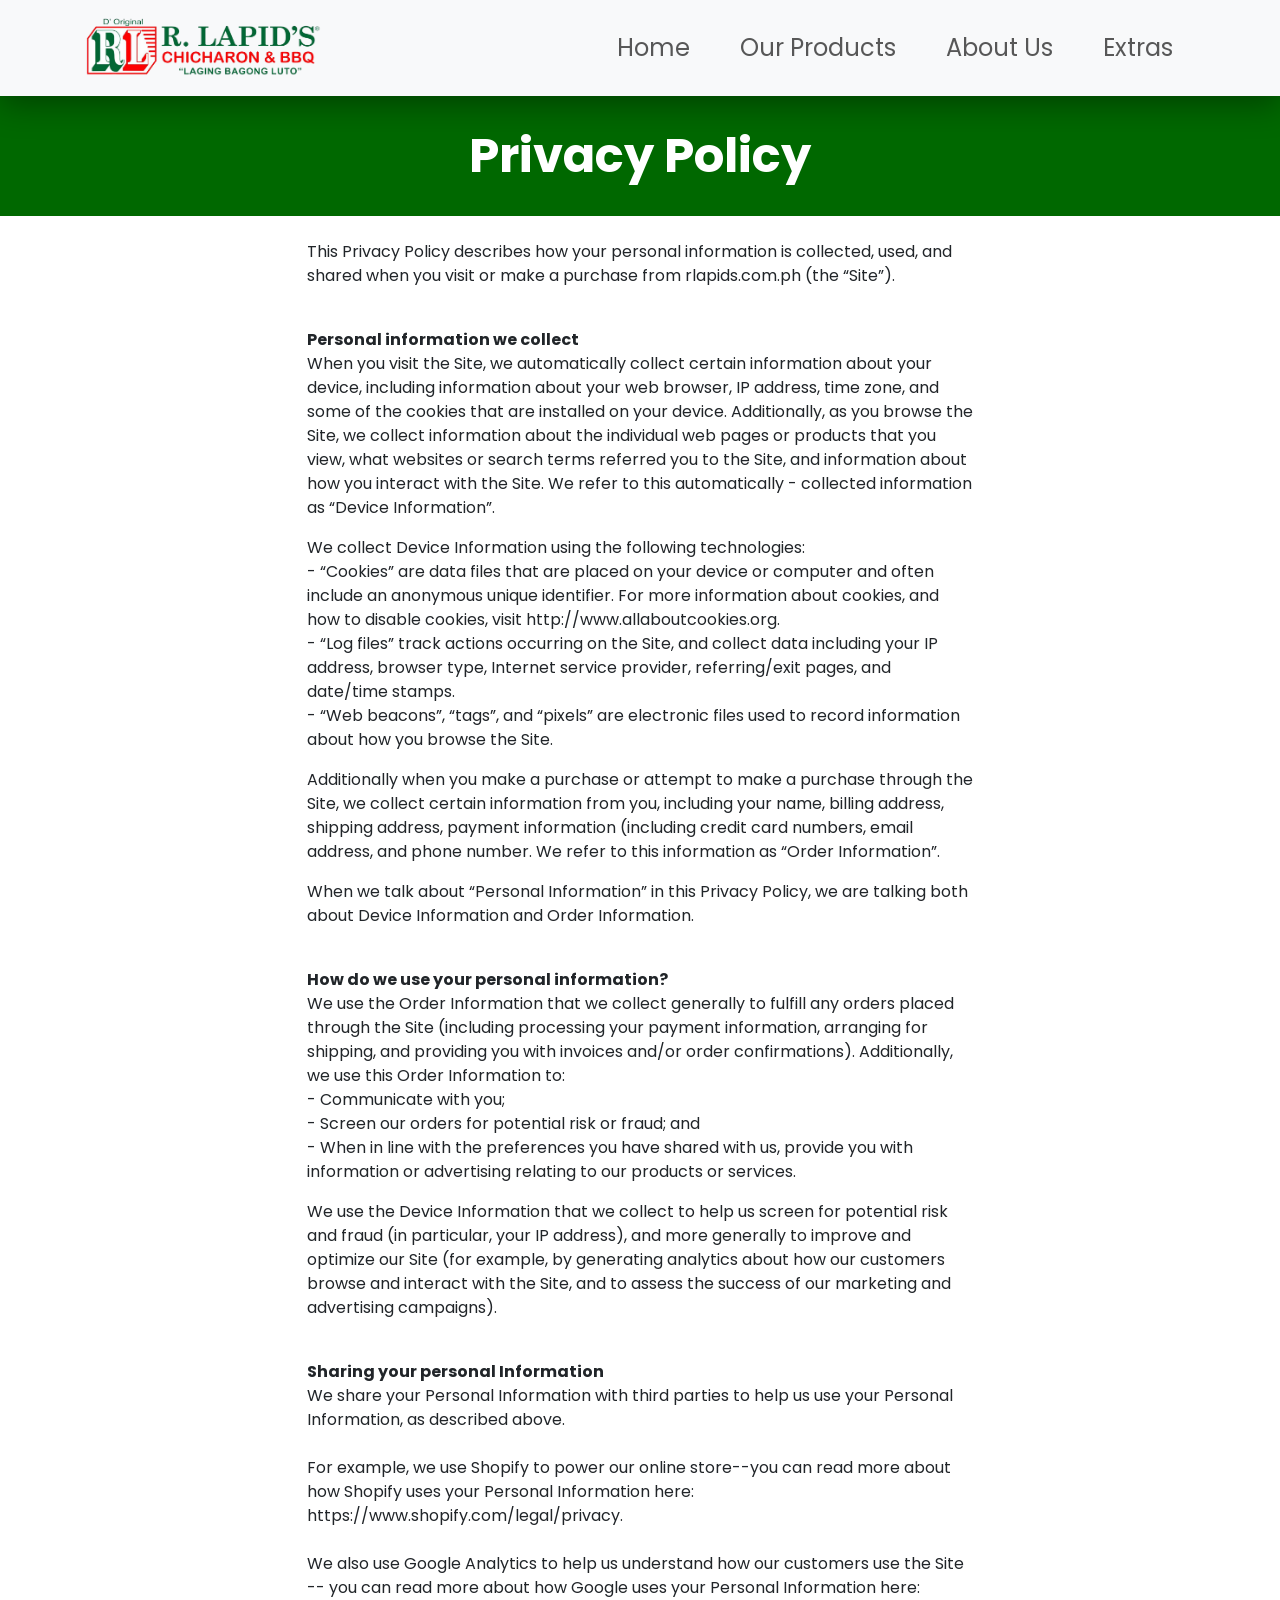
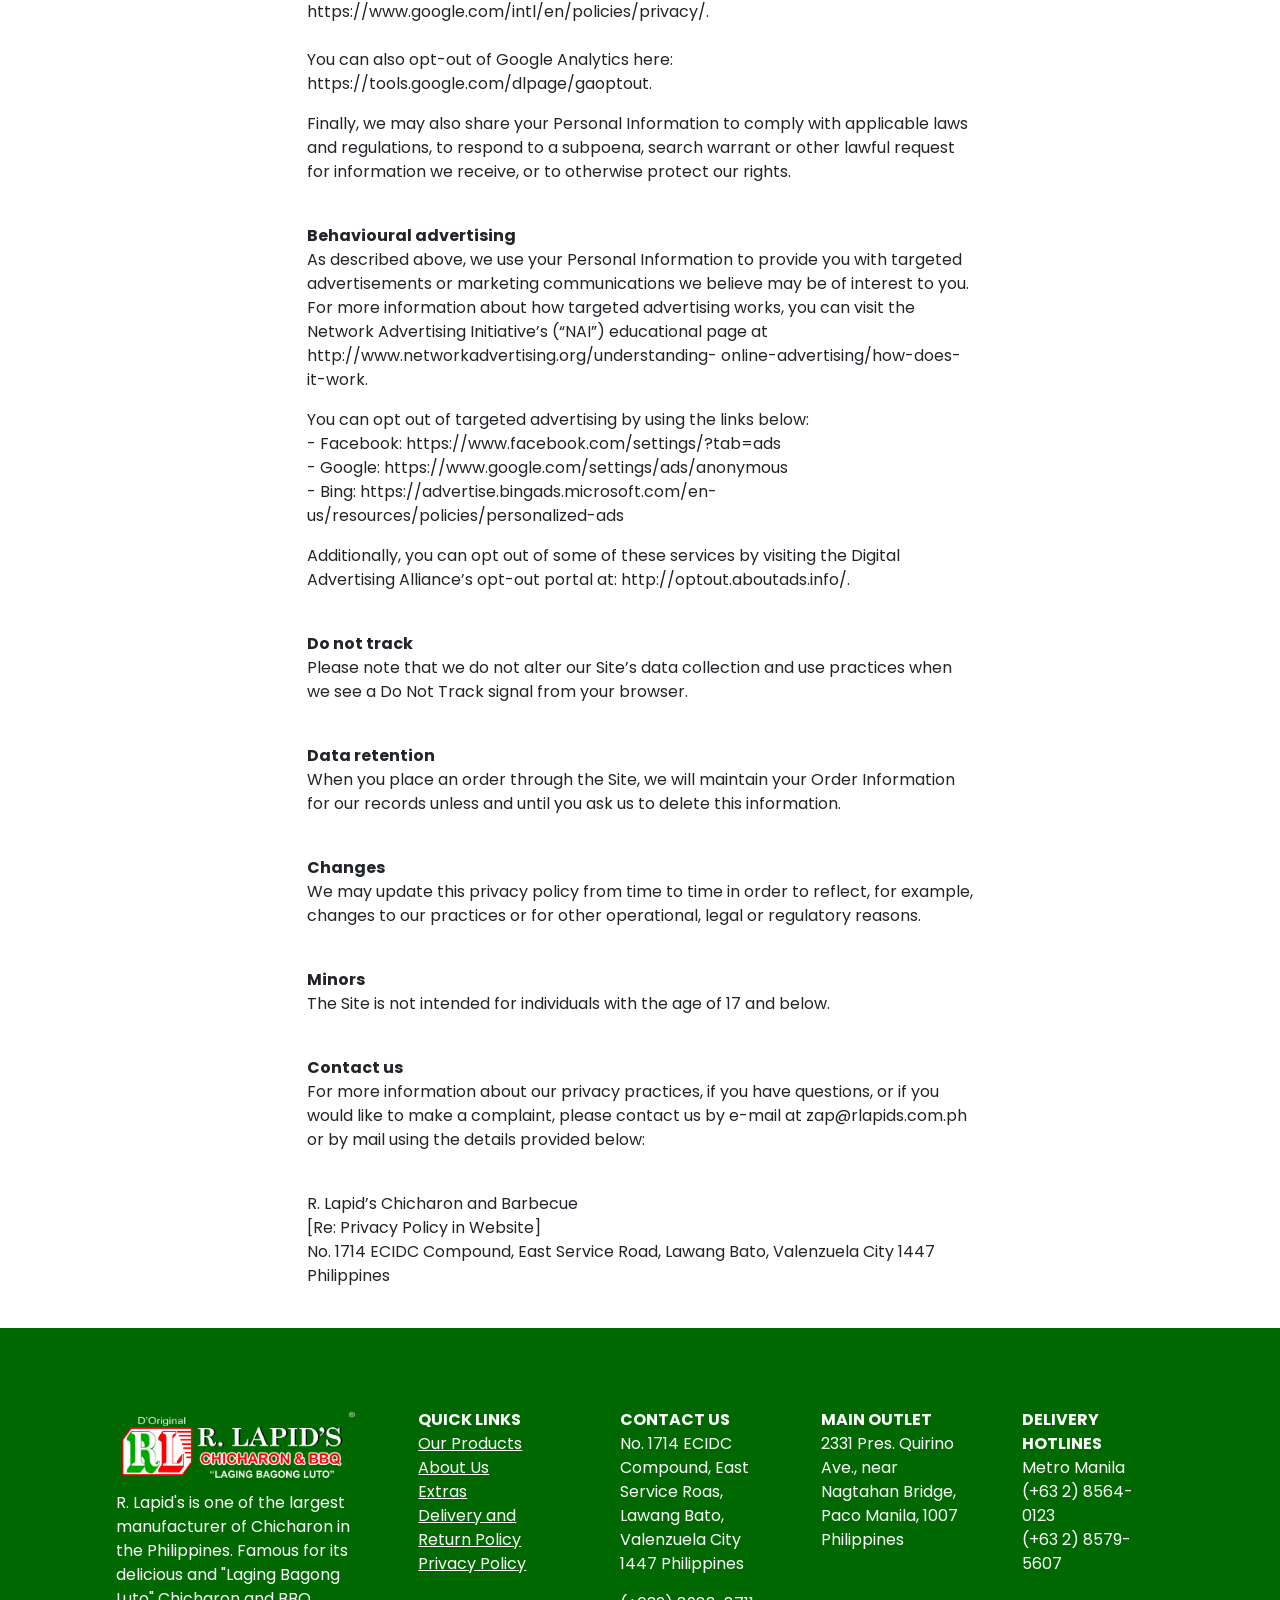
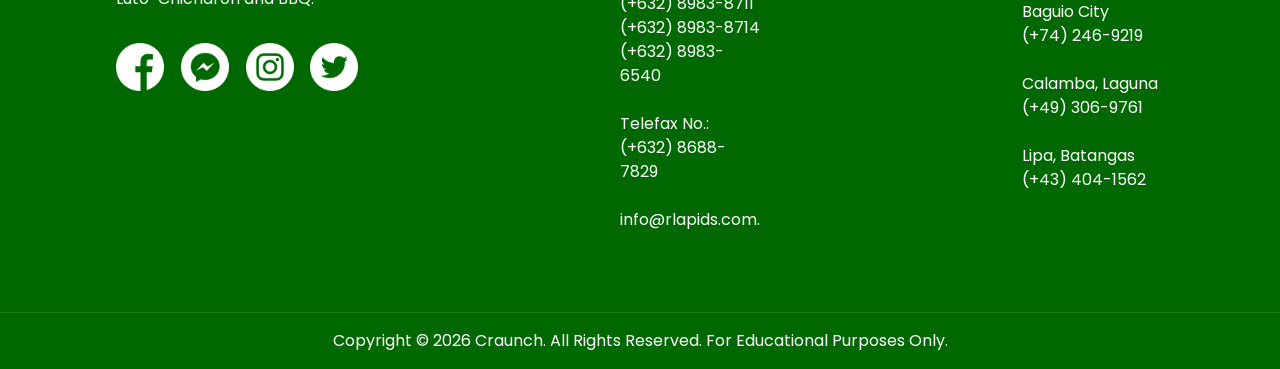
<file: R. Lapid's Chicharon/privacy-policy.html>
<!doctype html>
<html lang="en">
  <head>
    <meta charset="utf-8">
    <meta name="viewport" content="width=device-width, initial-scale=1">

    <link rel="preconnect" href="https://fonts.googleapis.com">
    <link rel="preconnect" href="https://fonts.gstatic.com" crossorigin>
    <link href="https://fonts.googleapis.com/css2?family=Poppins:wght@100;200;300;400;500;600;700;800;900&display=swap" rel="stylesheet">
    <link href="https://cdn.jsdelivr.net/npm/bootstrap@5.1.3/dist/css/bootstrap.min.css" rel="stylesheet" integrity="sha384-1BmE4kWBq78iYhFldvKuhfTAU6auU8tT94WrHftjDbrCEXSU1oBoqyl2QvZ6jIW3" crossorigin="anonymous">
    <link href="css/stylesheet.css" type="text/css" rel="stylesheet">
    <link rel="icon" href="assets/R. Lapid's Logo Small Favicon.png" type="image/png">
    <title>R. Lapid's Chicharon and Barbeque - Craunch</title>
  </head>
  <body>
    <!--Navigation Bar Start-->
    <nav class="navbar fixed-top navbar-expand-lg navbar-light bg-light">
        <div class="container">
            <a href="index.html"><img src="assets/R. Lapid's Logo Big.png" class="navbar-brand" alt="Logo"></a>
            <button class="navbar-toggler" type="button" data-bs-toggle="collapse" data-bs-target="#navbarNav" aria-controls="navbarNav" aria-expanded="false" aria-label="Toggle navigation">
            <span class="navbar-toggler-icon"></span>
            </button>
            <div class="collapse navbar-collapse" id="navbarNav">
            <ul class="navbar-nav ms-auto">
                <li class="nav-item">
                <a class="nav-link home-link" href="index.html">Home</a>
                </li>
                <li class="nav-item">
                <a class="nav-link our-products-link" href="our-products.html">Our Products</a>
                </li>
                <li class="nav-item">
                <a class="nav-link about-us-link" href="about-us.html">About Us</a>
                </li>
                <li class="nav-item">
                <a class="nav-link about-us-link" href="extras.html">Extras</a>
                </li>
            </ul>
            </div>
        </div>
    </nav>
	<!--Navigation Bar End-->

    <!--Section Header Start-->
	<div class="section-header" d-flex justify-content-center" id="home">
		<div class="container-flex">
            <div class="row mx-5 my-4">
                <div class="col-lg-12 text-center">
                    <span>Privacy Policy</span>
                </div>
            </div>
		</div>
	</div>
	<!--Section Header End-->

    <!--Section Start-->
    <div class="section" d-flex justify-content-center" id="home">
		<div class="container-flex">
            <div class="row mx-5 my-4 justify-content-center">
                <div class="col-lg-7" style="overflow-wrap: break-word;">
                    <p>This Privacy Policy describes how your personal information is collected, used, and shared when you visit or make a purchase from rlapids.com.ph (the “Site”).</p>

                    <br><b>Personal information we collect</b>
                    <p>When you visit the Site, we automatically collect certain information about your device, including information about your web browser, IP address, time zone, and some of the cookies that are installed on your device. Additionally, as you browse the Site, we collect information about the individual web pages or products that you view, what websites or search terms referred you to the Site, and information about how you interact with the Site. We refer to this automatically - collected information as “Device Information”.</p>

                    <p>We collect Device Information using the following technologies:<br>
                    - “Cookies” are data files that are placed on your device or computer and often include an anonymous unique identifier. For more information about cookies, and how to disable cookies, visit http://www.allaboutcookies.org.<br>
                    - “Log files” track actions occurring on the Site, and collect data including your IP address, browser type, Internet service provider, referring/exit pages, and date/time stamps.<br>
                    - “Web beacons”, “tags”, and “pixels” are electronic files used to record information about how you browse the Site.</p>

                    <p>Additionally when you make a purchase or attempt to make a purchase through the Site, we collect certain information from you, including your name, billing address, shipping address,
                    payment information (including credit card numbers, email address, and phone number. We refer to this information as “Order Information”.</p>

                    <p>When we talk about “Personal Information” in this Privacy Policy, we are talking both about Device Information and Order Information.</p>

                    <br><b>How do we use your personal information?</b>
                    <p>We use the Order Information that we collect generally to fulfill any orders placed through the Site (including processing your payment information, arranging for shipping, and providing you with invoices and/or order confirmations). Additionally, we use this Order Information to: <br>
                    - Communicate with you;<br>
                    - Screen our orders for potential risk or fraud; and<br>
                    - When in line with the preferences you have shared with us, provide you with information or advertising relating to our products or services.</p>

                    <p>We use the Device Information that we collect to help us screen for potential risk and fraud (in particular, your IP address), and more generally to improve and optimize our Site (for example, by generating analytics about how our customers browse and interact with the Site, and to assess the success of our marketing and advertising campaigns).</p>

                    <br><b>Sharing your personal Information</b>
                    <p>We share your Personal Information with third parties to help us use your Personal Information, as described above. <br><br>
                        For example, we use Shopify to power our online store--you can read more about how Shopify uses your Personal Information here: https://www.shopify.com/legal/privacy. <br><br>
                        We also use Google Analytics to help us understand how our customers use the Site -- you can read more about how Google uses your Personal Information here: https://www.google.com/intl/en/policies/privacy/. <br><br>
                        You can also opt-out of Google Analytics here: https://tools.google.com/dlpage/gaoptout.</p>

                    <p> Finally, we may also share your Personal Information to comply with applicable laws and regulations, to respond to a subpoena, search warrant or other lawful request for information we receive, or to otherwise protect our rights.</p>

                    <br><b>Behavioural advertising</b>
                    <p>As described above, we use your Personal Information to provide you with targeted advertisements or marketing communications we believe may be of interest to you. For more information about how targeted advertising works, you can visit the Network Advertising Initiative’s (“NAI”) educational page at http://www.networkadvertising.org/understanding-
                    online-advertising/how-does-it-work.</p>

                    <p>You can opt out of targeted advertising by using the links below: <br>
                    - Facebook: https://www.facebook.com/settings/?tab=ads <br>
                    - Google: https://www.google.com/settings/ads/anonymous <br>
                    - Bing: https://advertise.bingads.microsoft.com/en-us/resources/policies/personalized-ads</p>

                    <p>Additionally, you can opt out of some of these services by visiting the Digital Advertising Alliance’s opt-out portal at: http://optout.aboutads.info/.</p>

                    <br><b>Do not track</b>
                    <p>Please note that we do not alter our Site’s data collection and use practices when we see a Do Not Track signal from your browser.</p>

                    <br><b>Data retention</b>
                    <p>When you place an order through the Site, we will maintain your Order Information for our records unless and until you ask us to delete this information.</p>

                    <br><b>Changes</b>
                    <p>We may update this privacy policy from time to time in order to reflect, for example, changes to our practices or for other operational, legal or regulatory reasons.</p>

                    <br><b>Minors</b>
                    <p>The Site is not intended for individuals with the age of 17 and below.</p>

                    <br><b>Contact us</b>
                    <p>For more information about our privacy practices, if you have questions, or if you would like to make a complaint, please contact us by e-mail at zap@rlapids.com.ph or by mail using the details provided below:</p>

                    <br><p>R. Lapid’s Chicharon and Barbecue <br>
                    [Re: Privacy Policy in Website] <br>
                    No. 1714 ECIDC Compound, East Service Road, Lawang Bato, Valenzuela City 1447 Philippines</p>
                </div>
            </div>
		</div>
	</div>
    <!--Section Start-->

    <!--Footer Section Start-->
    <footer class="footer">
        <div class="container-flex mx-5">
          <div class="row justify-content-center">
                <div class="col-lg-3 pt-3">
                  <div class="footer-heading"><img src="assets/R. Lapid's Logo Footer.png" class="img-fluid"></div>
                  <p>R. Lapid's is one of the largest manufacturer of Chicharon in the Philippines. Famous for its delicious and "Laging Bagong Luto" Chicharon and BBQ.</p>
                
                  <div class="footer-icon-group">
                    <a href="https://www.facebook.com/rlapids.chicharonandbbq/" target="_blank">
                        <img src="assets/facebook.png" alt="">
                    </a>
                    <a href="https://www.facebook.com/messages/t/134088883291063/" target="_blank">
                        <img src="assets/messenger.png" alt="">
                    </a>
                    <a href="https://www.instagram.com/rlapids.chicharonandbbq/" target="_blank">
                        <img src="assets/instagram.png" alt="">
                    </a>
                    <a href="https://twitter.com/RLChicharonBBQ" target="_blank">
                        <img src="assets/twitter.png" alt="">
                    </a>
                    </div>
                </div>
                
               <div class="col-lg-2 pt-3">
                    <b class="footer-heading">QUICK LINKS</b>
                    <p>
                        <a href="our-products.html">Our Products</a><br>
                        <a href="about-us.html">About Us</a><br>
                        <a href="extras.html">Extras</a><br>
                        <a href="delivery-and-return-policy.html">Delivery and Return Policy</a><br>
                        <a href="privacy-policy.html">Privacy Policy</a><br>
                    </p>
                </div>
                
                <div class="col-lg-2 pt-3">
                    <b class="footer-heading">CONTACT US</b>
                    <p>No. 1714 ECIDC Compound, East Service Roas, Lawang Bato, Valenzuela City 1447 Philippines</p>
                    <p>(+632) 8983-8711<br>
                        (+632) 8983-8714<br>
                        (+632) 8983-6540<br><br>
                        Telefax No.:<br>
                        (+632) 8688-7829<br><br>
                        info@rlapids.com.ph
                    </p>
                  </div>

                <div class="col-lg-2 pt-3">
                    <b class="footer-heading">MAIN OUTLET</b>
                    <p>2331 Pres. Quirino Ave., near Nagtahan Bridge, Paco Manila, 1007 Philippines</p>
                </div>

                <div class="col-lg-2 pt-3">
                    <b>DELIVERY HOTLINES</b>
                    <p>Metro Manila<br>
                        (+63 2) 8564-0123<br>
                        (+63 2) 8579-5607<br><br>
                        
                        Baguio City<br>
                        (+74) 246-9219<br><br>
                        
                        Calamba, Laguna<br>
                        (+49) 306-9761<br><br>
                        
                        Lipa, Batangas<br>
                        (+43) 404-1562
                    </p>
                </div>
              </div>
            </div>
        </div>
        
        <div class="col-md-12 text-center">
                <div class="border-top">
                <p class="m-3">
                    Copyright &copy; <script>document.write(new Date().getFullYear());</script> Craunch. All Rights Reserved. For Educational Purposes Only.
                </p>
                </div>
            </div>
        </div>
    </footer>
    <!--Footer Section End-->

    <script src="https://cdn.jsdelivr.net/npm/@popperjs/core@2.10.2/dist/umd/popper.min.js" integrity="sha384-7+zCNj/IqJ95wo16oMtfsKbZ9ccEh31eOz1HGyDuCQ6wgnyJNSYdrPa03rtR1zdB" crossorigin="anonymous"></script>
    <script src="https://cdn.jsdelivr.net/npm/bootstrap@5.1.3/dist/js/bootstrap.min.js" integrity="sha384-QJHtvGhmr9XOIpI6YVutG+2QOK9T+ZnN4kzFN1RtK3zEFEIsxhlmWl5/YESvpZ13" crossorigin="anonymous"></script>
    <script src="https://code.jquery.com/jquery-3.2.1.slim.min.js" integrity="sha384-KJ3o2DKtIkvYIK3UENzmM7KCkRr/rE9/Qpg6aAZGJwFDMVNA/GpGFF93hXpG5KkN" crossorigin="anonymous"></script>
    <script src="https://cdnjs.cloudflare.com/ajax/libs/popper.js/1.12.3/umd/popper.min.js" integrity="sha384-vFJXuSJphROIrBnz7yo7oB41mKfc8JzQZiCq4NCceLEaO4IHwicKwpJf9c9IpFgh" crossorigin="anonymous"></script>
    <script src="https://maxcdn.bootstrapcdn.com/bootstrap/4.0.0-beta.2/js/bootstrap.min.js" integrity="sha384-alpBpkh1PFOepccYVYDB4do5UnbKysX5WZXm3XxPqe5iKTfUKjNkCk9SaVuEZflJ" crossorigin="anonymous"></script>
  </body>
</html>
</file>
<file: I Love Yarn Philippines/style.css>
@import url('https://fonts.googleapis.com/css2?family=Instrument+Sans:wght@400;600&display=swap');

:root {
    --ff-heading: 'Instrument Sans', sans-serif;
    --ff-body: 'Instrument Sans', sans-serif;
    
    --fs-xxl: 4rem;
    --fs-xl: 2.5rem;
    --fs-l: 1.5rem;
    --fs-m: 1.3rem;
    --fs-s: 1rem;
    --fs-xs: 0.8rem;
}

* {font-family: 'Instrument Sans', sans-serif;}

h1, h2 {font-weight: bold; margin: 0;}

p {margin: 0;}

button {
    padding: 0.5rem 1rem;

    font-size: var(--fs-s);
    font-weight: 700;
    color: #FFFFFF;

    border: none;
    border-radius: 100px;
    background-color: #7773c3;

    cursor: pointer;
}

nav {
    padding: 1rem 2rem;
    display: flex;
    justify-content: space-between;
    align-items: center;

    position: sticky;
    top: 0;

    border-bottom: 1px solid #000000;
    background-color: #FFFFFF;
}

nav .logo {
    height: 2rem;
    cursor: pointer;
}

nav ul {
    margin: 0;
    gap: 2rem;
    display: flex;
    align-items: center;
}

nav li {
    list-style: none;
}

nav a {
    font-size: var(--fs-s);
    color: #000000;
    text-decoration: none;
}

nav a:hover {
    color: #7773c3;
    text-decoration: underline;
}

.hero {
    padding: 5rem 0;
    display: flex;
    flex-direction: column;
    justify-content: center;
    align-items: center;
    text-align: center;
    gap: 3rem;

    background-image: linear-gradient(0deg, rgba(0, 0, 0, 0.5), rgba(0, 0, 0, 0.5)), url(hero.jpg);
    background-position: center;
    background-size: cover;
}

.hero h1 {
    font-size: var(--fs-xxl);
    font-weight: 600;
    color: #FFFFFF;
}

.hero button {
    font-size: var(--fs-l);
}

.benefits {
    color: #FFFFFF;
    background-color: #7773c3;
}

.benefits .row>* {
    margin: 2rem 0;
}

.benefits h1 {
    font-size: var(--fs-s);
}

.benefits p {
    font-size: var(--fs-xs);
}

.categories, .sale, .new-arrivals, .reviews {
    margin: 3rem 0;
}

main .row {
    padding: 0 5rem;
}

.categories .col > * {
    aspect-ratio: 1/1;
    display: flex;
    flex-direction: column;
    justify-content: center;
    align-items: center;
    border: 1px solid #000000;
    border-radius: 50%;
}

.categories img {
    width: 50%;
}

.categories h1 {
    margin-bottom: 1rem;
    font-size: var(--fs-l);
}

.categories h2 {
    font-size: var(--fs-m);
}

.sale .row {
    padding: 0 5rem;
}

.sale .image {
    width: 100%;
    height: 100%;
    background-image: url(hero.jpg);
    background-position: center;
    background-size: cover;
}

.sale .text {
    padding: 2rem;
    background-color: #d0cdff;
}

.sale img {
    width: 100%;
    height: 300px;
    object-fit: cover;
    object-position: center;
}

.sale p {
    font-size: var(--fs-s);
}

.sale h1 {
    margin: 2rem 0;
    font-size: var(--fs-xl);
}

.new-arrivals .row {
    padding: 0 5rem;
}

.new-arrivals img {
    width: 100%;
}

.new-arrivals h1 {
    margin-bottom: 1rem;
    font-size: var(--fs-l);
}

.new-arrivals h2 {
    font-size: var(--fs-s);
}

.new-arrivals p {
    font-size: var(--fs-xs);
}


.reviews .row {
    padding: 0 5rem;
}

.reviews .col > * {
    padding: 1rem;
    background-color: grey;
}

.reviews .top {
    margin-bottom: 0.5rem;
    display: flex;
    align-items: center;
}

.reviews img {
    height: 4rem;
}

.reviews .name {
    margin-left: 1rem;
}

.reviews h1 {
    margin-bottom: 1rem;
    font-size: var(--fs-l);
}

.reviews h2 {
    margin: 0;
    font-size: var(--fs-m);
}

.location {
    background-image: url(hero.jpg);
    background-size: cover;
    background-position: center;
}

.location .row {
    padding: 5rem;
}

.location .col-5 > * {
    padding: 1rem;
    background-color: #FFFFFF;
}

.location h1 {
    font-size: var(--fs-m);
}

.location p {
    font-size: var(--fs-xs);
}

.location .button {
    margin-top: 1rem;
    text-align: center;
}

footer {
    background-color: aqua;
}

footer.row:first-child {
    text-align: center;
}

footer .logo {
    width: 50%;
}

footer ul {
    padding: 0;
    list-style: none;
}

footer h1 {
    font-size: var(--fs-s);
}

footer a {
    font-size: var(--fs-xs);
}
</file>
<file: R. Lapid's Chicharon/css/stylesheet.css>
* {
    margin: 0;
    padding: 0;
    overflow-x:hidden;
    font-family: 'Poppins', sans-serif;
    box-sizing: border-box;
    scroll-behavior: smooth;
}

::-webkit-scrollbar{
    display: none;
}

/*Navigation Bar*/
.navbar {
    display: flex;
    justify-content: space-around;
    align-items: center;
    background-color: #FFFFFF;
    box-shadow: 0 8px 32px 0 rgba(0, 0, 0, 0.37);
}

.navbar-nav {
    margin-top: auto;
    margin-bottom: auto;
    padding: 15px 0 15px 15px;
    font-size: 1.5rem;
    color: #000000;
}

.home-link:hover {
    text-decoration: underline !important;
}

.our-products-link:hover {
    text-decoration: underline !important;
}

.about-us-link:hover {
    text-decoration: underline !important;
}

.navbar-brand {
    height: 80px;
}

.nav-link {
    padding: 0 25px 0 25px !important;
}
/*Navigation Bar*/

/*Order Us Pop Up*/
.modal-title{
    width: 100%;
    text-align: center;
    }

.modal-body img {
    width: 15rem;
    border-radius: 50%;
    padding: 10px !important;
    margin: 0 auto 0 auto;
}
/*Order Us Pop Up*/

/*Hero Section*/
.hero-section {
    background-image: url("https://github.com/EuclidQuemada/IT0043/blob/main/Final%20Project/assets/Background.png?raw=true");
    background-color: #006800;
    background-size: cover;
    overflow: hidden;
    min-width: none;
    min-height: 100vh;
    color: #FFFFFF;
    padding: 100px 0 0 0;
}

@keyframes fade-img {
    0%{
        transform: rotate(5deg);    
    }
    100%{
        transform: rotate(-5deg);  
    }
    }
    
    .hero-section img{
    max-width: 50rem;
    padding: 20px 0 20px 0;
    margin: auto;
    b-webkit-filter: drop-shadow(5px 5px 5px #222222);
    filter: drop-shadow(5px 5px 5px #222222);  
    animation-name: fade-img;
    animation-iteration-count: infinite;
    animation-duration: 2s;
    -webkit-transition: all 1.5s ease;
        -moz-transition: all 1.5s ease;
            -o-transition: all 1.5s ease;
            transition: all 1.5s ease;
    animation-direction:alternate-reverse;
    }

.hero-section h1 {
    font-weight: 700;
    margin: 0 !important;
    padding: 1rem 0 1rem 0;
}

@media screen and (max-width: 775px) {
    .hero-section h1 {
        font-weight: 700;
        font-size: 2rem;
    }

    .hero-section p {
        font-weight: 400;
        font-size: 0.90rem;
    }

    .hero-section img{
        width: 50vw;
    }

    .modal-body img {
        width: 10rem;
    }
}

@media screen and (max-width: 990px) {
    .hero-section {
        padding: 76px 0 0 0;
    }

    .navbar-brand {
        height: 60px;   
    }

    .hero-section .row{
        text-align: center;
        padding: 30px;
    }

    .hero-left {
        margin: 0 2rem 0 2rem;
    }

    .hero-section h1 {
        font-size: 4rem;
    }

    .hero-section p {
        text-align: justify;
        font-weight: 400;
        font-size: 1.2rem;
    }

    .hero-section img{
        display: block;
        margin: auto;    
        width: 75vw;
    }
} 

@media screen and (min-width: 993px) {
    .hero-section p {
        font-weight: 400;
        font-size: 1.2rem;
        padding-right: 100px;
    }

    .hero-left {
        padding-left: 5rem;
    }

    .hero-section h1 {
        font-size: 6rem;
    }
}

.inquiry-form .btn {
    display: flex;
    justify-content: center;
    margin: 1rem 0 1rem 0;
}

.hero-section .btn, .our-products .btn, .about-us .btn, .inquiry-form .btn, .inquiry-section .btn {
    background-color: #ff9116;
    width: 150px;
    border-width: 5px;
    border-radius: 10px;
    font-size: 1.2rem;
    font-weight: 600;
}

.hero-section .btn:hover, .our-products .btn:hover, .about-us .btn:hover, .inquiry-form .btn:hover, .inquiry-section .btn:hover {
    background-color: #c0261f;
    color: #FFFFFF;
}

.hero-section h1, .hero-section p, .hero-section a {
    margin: 20px 0 20px 0;
}
/*Hero Section*/

.our-products img, .about-us img{
    border-radius: 10px;
    float: right;
    width: 35rem;
}

.our-products .section-par, .about-us .section-par {
    text-align: justify;
    padding: 0 2rem 0 2rem;
    width: 35rem;
}

.our-products .section-par h1, .about-us .section-par h1 {
    font-weight: 700;
    margin-top: 2rem;
}

.our-products .section-par p, .about-us .section-par p {
    font-weight: 400;
}

.our-products {
    min-height: 70vh;
}

.our-products .row {
    background-color: #f5f5f5;
    border-radius: 25px;
}

.about-us {
    min-height: 70vh;
}

.about-us .row {
    background-color: #f5f5f5;
    border-radius: 25px;
}

/*Footer*/
.footer {
    background-image: url("https://github.com/EuclidQuemada/IT0043/blob/main/Final%20Project/assets/Background.png?raw=true");
    background-color: #006800;
    background-size: cover;
    overflow: hidden;
    min-width: none;
    color: #FFFFFF;
}

.footer .border-top {
    border-top: 1px solid rgba(255, 255, 255, 0.1) !important;
}

.footer a {
    color: #FFFFFF;
}

.footer a:hover {
    color: #ff9116;
}

.footer .footer-heading img{
    width: 18rem;
}

.footer-icon-group {
    margin: 2rem 0 2rem 0;
    display: flex;
    justify-content: space-between;
}

.footer-icon-group img {
    width: 3em;
    margin-bottom: 1rem;
    filter: invert(100%) sepia(0%) saturate(7500%) hue-rotate(110deg) brightness(98%) contrast(108%);
}

.footer-icon-group img:hover {
    filter: invert(57%) sepia(91%) saturate(1158%) hue-rotate(347deg) brightness(102%) contrast(103%);
}

.footer .col-lg-3, .footer .col-lg-2 {
    padding-left: 30px;
    padding-right: 30px;
}

.footer .row {
    padding: 4rem 0 4rem 0;
}
/*Footer*/

.section-header {
    background-image: url("https://github.com/EuclidQuemada/IT0043/blob/main/Final%20Project/assets/Background.png?raw=true");
    background-color: #006800;
    background-size: cover;
    overflow: hidden;
    min-width: none;
    min-height: 80px;
    color: #FFFFFF;
    margin: 96px 0 0 0;
    font-weight: 700;
    font-size: 3rem;
}

.extras-section h1 {
    font-weight: 700;
    font-size: 4rem;
}

@media screen and (max-width: 790px) {
    .section-header {
        margin-top: 76px;
    }
}

@media screen and (max-width: 430px) {
    .section-header { 
        font-size: 2.5rem;  
    }

    .section-header .col-lg-12{
        padding: 0;
    }
}

/*Product Description*/
.category-intro {
    margin-top: 30px;
}

.category-intro h1
{
    padding-top: 20px;
    font-size: 40px;
    text-align: center;
    margin: 0;
}

.category-intro p
{
    padding-top: 10px;
    padding-left: 40px;
    padding-right: 40px;
    margin: 0;
    font-size: 18px;
    text-align: center;
}
/*Product Description*/

/*Product Cards*/
.products h1 {
    padding: 0;
    font-size: 2.5rem;
    text-align: center;
}

.products p {
    padding: 0 30px 0 30px;
    text-align: center;
}

.products .container
{
    padding-bottom: 50px;
    position: flex;
    width: 1200px;
    display: grid;
    grid-template-columns: repeat(auto-fit, minmax(250px, 1fr));
    grid-gap: 20px;
}
.products .container .card
{
    width: 100%;
    background: #f5f5f5;
    border: 1px solid gray;
    border-radius: 10px;
}
.products .container .card .pics
{
    position: relative;
    width: 100%;
    height: 200px;
    overflow: hidden;
}
.products .container .card .pics img
{
    position: absolute;
    top: 0;
    left: 0;
    width: 100%;
    height: 100%;
    object-fit: cover;
    transition: 0.5s ease-in-out;
    border-radius: 10px 10px 0 0;
}
.products .container .card:hover .pics img
{
    transform: scale(1.2);
}
.products .container .card .info
{
    padding: 10px;
}
.products .container .card .info .prodname h4
{
    font-size: 20px;
    font-weight: 500;

}
.products .container .card .info .desc h5
{
    font-size: 14px;
    font-weight: 300;
}
@media (max-width: 580px)
{
    .products .container
    {
    grid-template-columns: no-repeat(1, 1fr);
    display: block;
    width: 90%;

    }
        .products .card{
        margin-bottom: 30pt;
    }

}
/*Product Cards*/

/*Compny Brief*/
.company-brief {
    background: linear-gradient(rgba(255,255,255,0.5),rgba(255,255,255,0.5)), url(https://github.com/EuclidQuemada/IT0043/blob/main/Final%20Project/assets/Company%20Brief.png?raw=true);
    background-size: cover; 
    background-position: right center;
    color: #000000;
    padding: 50px 0 30px;
}

.company-brief h1 {
    font-size: 60px;
    font-weight: 700;
    text-align: right;
    padding: 0 2rem 0 2rem;
}

.company-brief .section-par {
    padding: 0 2rem 0 2rem;
}
/*Compny Brief*/

/*Compny History*/
.company-history-1 img, .company-history-3 img {
    width: 35rem;
}

.company-history-1 .section-par, .company-history-3 .section-par {
    text-align: left !important;
    padding: 0 2rem 0 2rem;
    margin: auto 0 auto 0;
    width: 35rem;
    font-weight: 400;
}

.company-history-2 img {
    margin: auto;
    display: block;
    width: 30rem;
}

.company-history-2 .section-par {
    text-align: center;
    padding: 0 2rem 0 2rem;
    margin: auto 0 auto 0;
    font-weight: 400;
}

.company-history-4 p {
    text-align: center;
    font-size: 2rem;
}

@media screen and (max-width: 990px) {
    .company-brief h1 {
        text-align: center;
    }

    .company-brief p, .company-history-1 p, .company-history-3 p {
        text-align: center;
    }

    .company-history-1 img, .company-history-3 img{
        margin: auto;
        display: block;
        width: 35rem;
    }

    .company-history-4 p {
        text-align: center;
        font-size: 1.2rem;
    }
}
/*Company History*/

/*Mission and Vision*/
.mission-vision {
    background: url(https://github.com/EuclidQuemada/IT0043/blob/main/Final%20Project/assets/Background.png?raw=true);
    font-size: 15px;
    font-weight: 400px;
    background-size: cover;
    background-repeat: no-repeat;
    color: white;
    padding: 30px 0 30px;
}

.mission-vision .col-lg-1 {
    padding: 0;
}

.mission-vision .col-lg-4 {
    padding: 2rem;
    margin: 0;
}

.mission-vision h1 {
    vertical-align: text-top;
    font-size: 2.5rem;
    font-weight: 500;
}

.mission-vision p {
    font-size: 15px;
    margin: 0 !important;
}

.mission-vision img {
    width: 3rem;
    margin: 0 20px 0 0;
    float: left;
    filter: invert(100%) sepia(0%) saturate(7500%) hue-rotate(110deg) brightness(98%) contrast(108%);
}

.mission-vision ul {
    list-style-type: none;
}
/*Mission Vision*/

/*Menu Recall*/
.menu {
    position: relative;
    text-align: center;
    color: black;
    padding: 100px 0 100px;
  }

.menu-chicharon {
    background-image: url("/assets/Chicharon\ with\ Laman\ Before.png");
    background-size: cover;
    background-position: center;
    height: auto; 
    width: auto; 
    min-height: 300px;
    max-width: 25rem;
    min-height: 300px; 
    max-height: 25rem;
}
.menu-chicharon:hover {
    background-image: url("/assets/Chicharon\ with\ Laman\ After.png");
    background-size: cover;
    transition: opacity .2s;
}

.menu-pinoy-meals {
    background-image: url("/assets/Chichen\ Barbecue\ Meal\ Before.png");
    background-size: cover;
    background-position: center;
    height: auto; 
    width: auto; 
    min-height: 300px;
    max-width: 25rem;
    min-height: 300px; 
    max-height: 25rem;
}

.menu-pinoy-meals:hover {
    background-image: url("/assets/Chicken\ Barbecue\ Meal\ After.png");
    background-size: cover;
}

.menu-other-products {
    background-image: url("/assets/Adobong\ Kangkong\ Before.png");
    background-size: cover;
    background-position: center;
    height: auto; 
    width: auto; 
    min-height: 300px;
    max-width: 25rem;
    min-height: 300px; 
    max-height: 25rem;
}

.menu-other-products:hover {
    background-image: url("/assets/Adobong\ Kangkong\ After.png");
    background-size: cover;
}

/*Affiliations*/
.affiliations, .inquiry-section {
    background: url(https://github.com/EuclidQuemada/IT0043/blob/main/Final%20Project/assets/Background.png?raw=true);
    font-size: 15px;
    font-weight: 400px;
    background-size: cover;
    background-repeat: no-repeat;
    color: white;
    padding: 30px 0 30px;
    margin: 0 0 50px 0;
}

.affiliations h1, .inquiry-section h1 {
    font-weight: 700;
    text-align: center;
}
/*Affiliations*/

input[type=text], input[type=email], input[type=tel], textarea {
    width: 100%;
    padding: 12px;
    border: 3px solid #ccc;
    background-color: #f5f5f5;
    border-radius: 4px;
    box-sizing: border-box;
    margin-top: 6px;
    margin-bottom: 16px;
    resize: vertical;
  }
  
input[type=submit] {
    background-color: #04AA6D;
    color: white;
    padding: 12px 20px;
    border: none;
    border-radius: 4px;
    cursor: pointer;
}

@media screen and (max-width: 900px) {
    .extras-section h1 {
        font-weight: 700;
        font-size: 2.5rem;
    }

    .extras-section p {
        font-weight: 500;
        font-size: 1.5rem;
    }
}

@media screen and (min-width: 901px) {
    .extras-section h1 {
        font-weight: 700;
        font-size: 4rem;
    }

    .extras-section p {
        font-weight: 500;
        font-size: 2rem;
    }
}

.extras-section .col-lg-4 {
    text-align: center;
}

.extras-section img{
    width: 18rem;
    display: block;
    border-radius: 50%;
    margin: 0 auto 0 auto;
    padding: 0 1rem 1rem 1rem;
}

.extras-section .description {
    padding: 0 0 2rem 0;
    font-size: 1rem;
}
</file>
